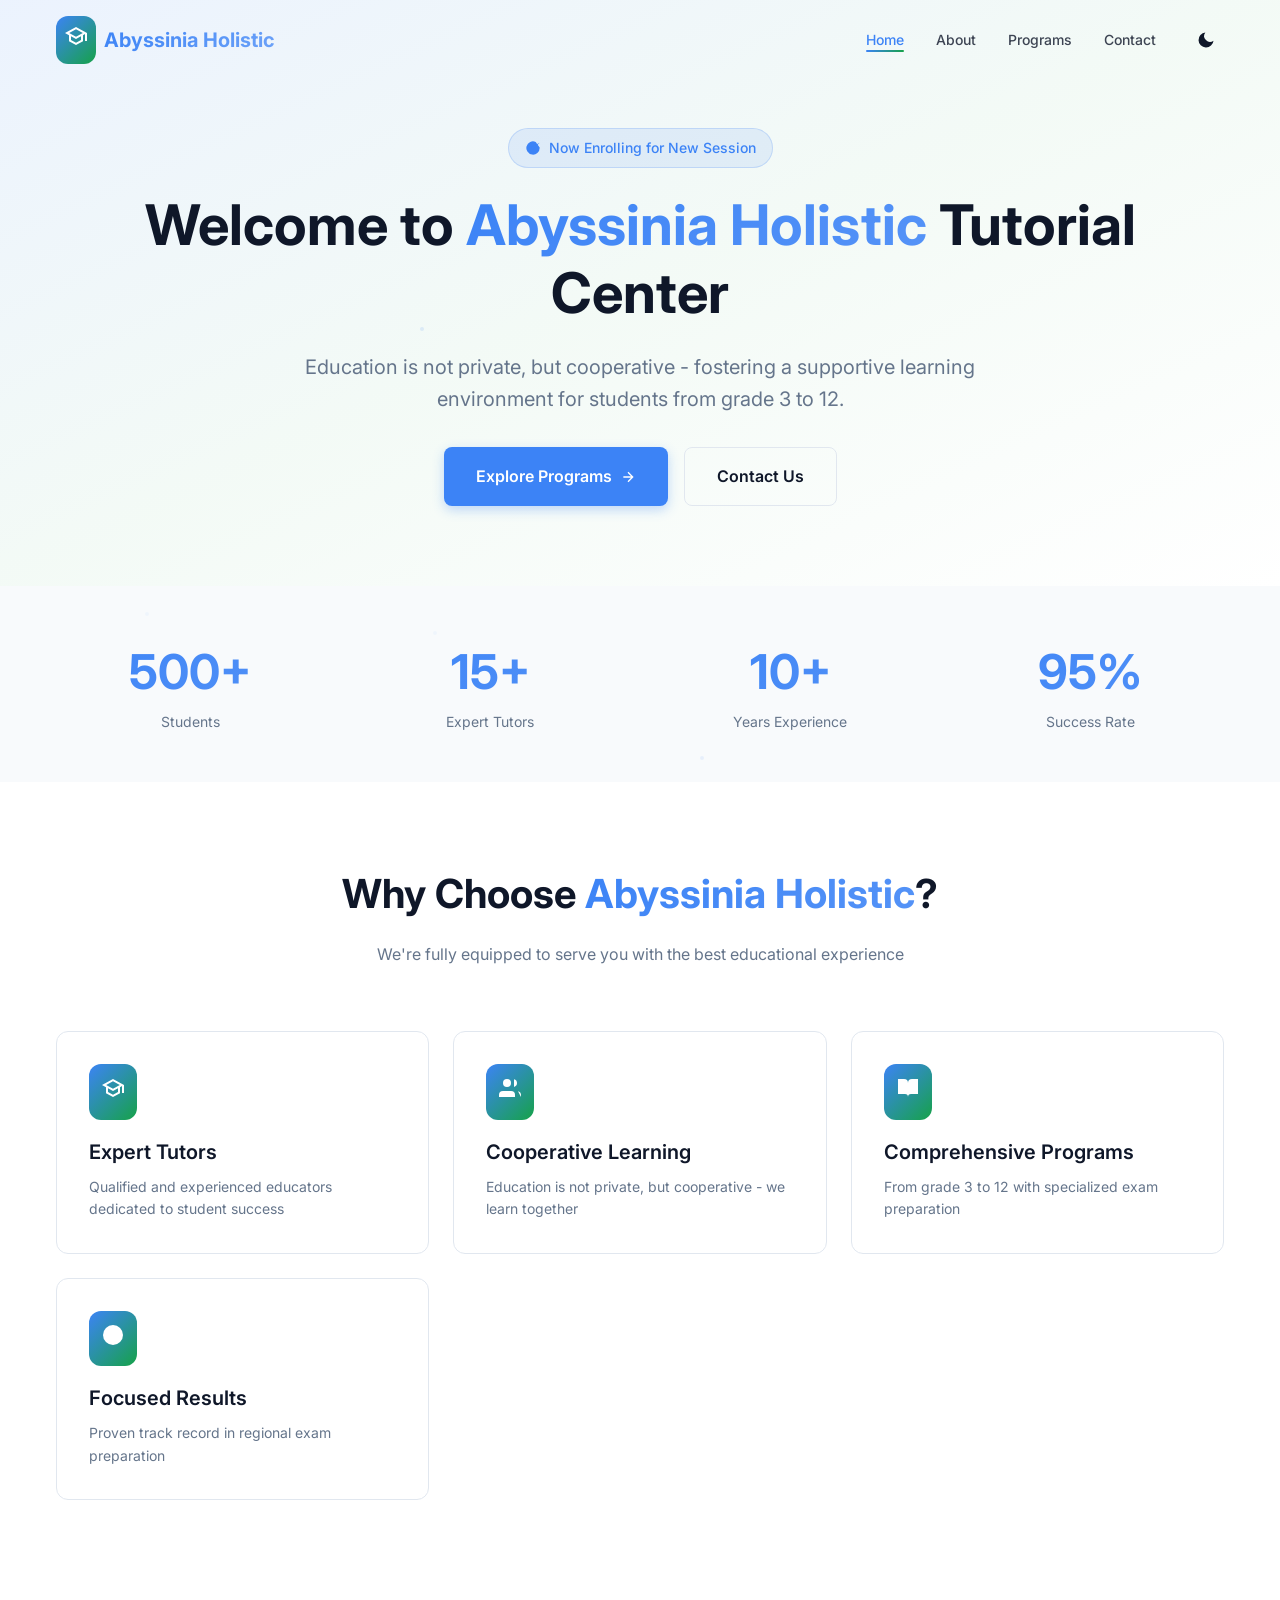
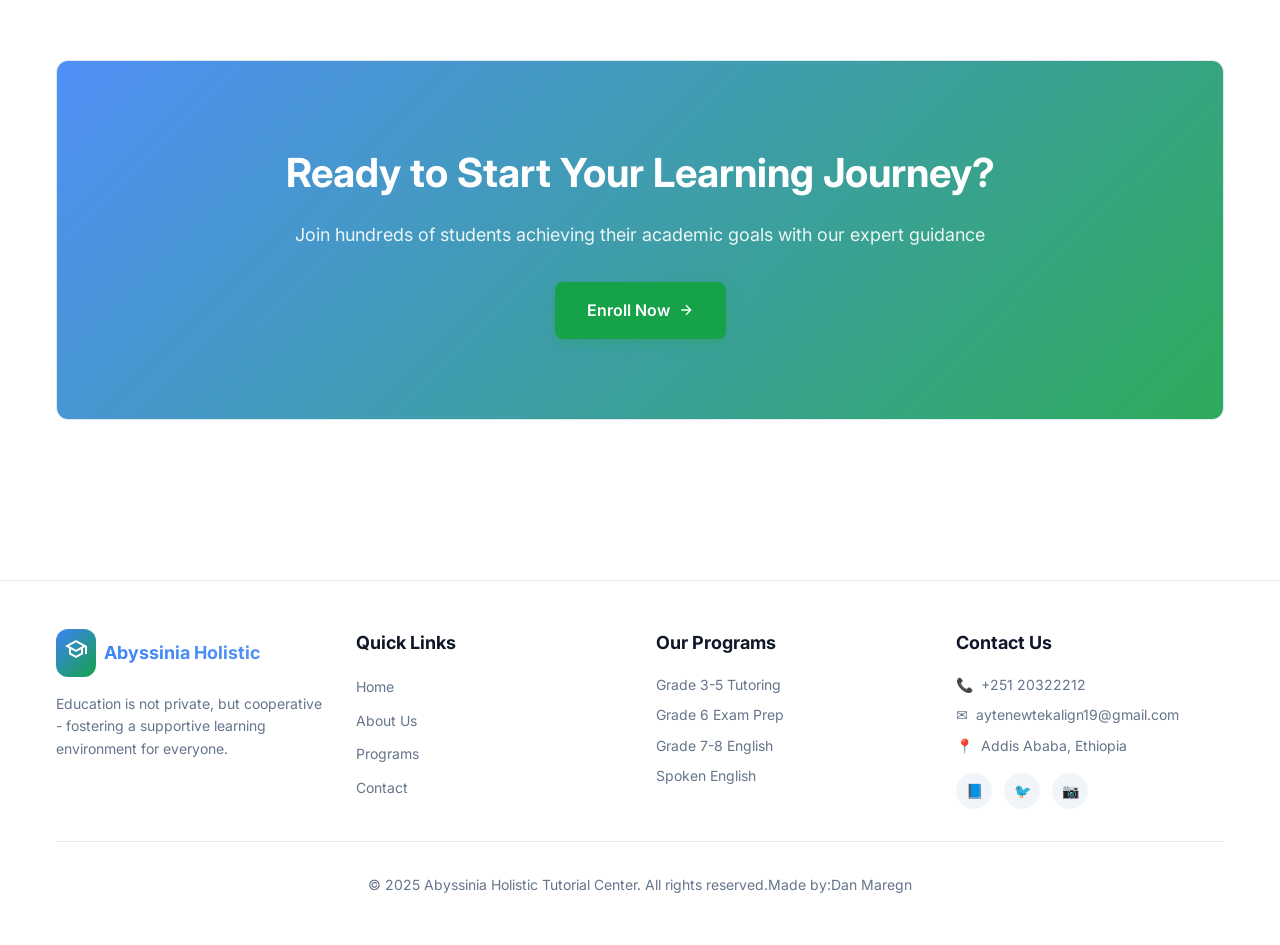
<file: index.html>
<!DOCTYPE html>
<html lang="en">
<head>
    <meta charset="UTF-8">
    <meta name="viewport" content="width=device-width, initial-scale=1.0">
    <title>Abyssinia Holistic Tutorial Center - Education for Grades 3-12</title>
    <meta name="description" content="Abyssinia Holistic Tutorial Center - Education is not private, but cooperative. Comprehensive tutoring for students from grade 3 to 12 in Addis Ababa, Ethiopia.">
    <link rel="preconnect" href="https://fonts.googleapis.com">
    <link rel="preconnect" href="https://fonts.gstatic.com" crossorigin>
    <link href="https://fonts.googleapis.com/css2?family=Inter:wght@300;400;500;600;700;800;900&display=swap" rel="stylesheet">
    <link rel="stylesheet" href="styles.css">
</head>
<body>
    <!-- Navbar -->
    <nav class="navbar">
        <div class="container">
            <div class="navbar-content">
                <a href="index.html" class="logo">
                    <div class="logo-icon">
                        <svg width="24" height="24" fill="white" viewBox="0 0 24 24">
                            <path d="M12 3L1 9l4 2.18v6L12 21l7-3.82v-6l2-1.09V17h2V9L12 3zm6.82 6L12 12.72 5.18 9 12 5.28 18.82 9zM17 15.99l-5 2.73-5-2.73v-3.72L12 15l5-2.73v3.72z"/>
                        </svg>
                    </div>
                    <span class="logo-text">Abyssinia Holistic</span>
                </a>

                <div style="display: flex; align-items: center; gap: 2rem;">
                    <ul class="nav-links">
                        <li><a href="index.html">Home</a></li>
                        <li><a href="about.html">About</a></li>
                        <li><a href="programs.html">Programs</a></li>
                        <li><a href="contact.html">Contact</a></li>
                    </ul>
                    
                    <button class="theme-toggle" onclick="toggleTheme()" aria-label="Toggle theme">
                        <svg class="sun-icon" width="20" height="20" fill="currentColor" viewBox="0 0 24 24">
                            <circle cx="12" cy="12" r="5"/><path d="M12 1v2m0 18v2M4.22 4.22l1.42 1.42m12.72 12.72l1.42 1.42M1 12h2m18 0h2M4.22 19.78l1.42-1.42M18.36 5.64l1.42-1.42"/>
                        </svg>
                        <svg class="moon-icon" width="20" height="20" fill="currentColor" viewBox="0 0 24 24">
                            <path d="M21 12.79A9 9 0 1 1 11.21 3 7 7 0 0 0 21 12.79z"/>
                        </svg>
                    </button>
                    
                    <button class="mobile-menu-btn" onclick="toggleMobileMenu()" aria-label="Toggle menu">
                        <svg width="24" height="24" fill="none" stroke="currentColor" stroke-width="2" viewBox="0 0 24 24">
                            <path d="M3 12h18M3 6h18M3 18h18"/>
                        </svg>
                    </button>
                </div>
            </div>

            <div class="mobile-menu" id="mobileMenu">
                <a href="index.html">Home</a>
                <a href="about.html">About</a>
                <a href="programs.html">Programs</a>
                <a href="contact.html">Contact</a>
            </div>
        </div>
    </nav>

    <!-- Hero Section -->
    <section style="padding-top: 8rem; padding-bottom: 5rem; position: relative;">
        <div style="position: absolute; inset: 0; background: linear-gradient(to bottom right, hsl(var(--primary) / 0.1), hsl(var(--secondary) / 0.05), hsl(var(--background))); z-index: -1;"></div>
        
        <div class="container">
            <div style="max-width: 64rem; margin: 0 auto; text-align: center;" class="animate-fade-in">
                <div style="display: inline-flex; align-items: center; gap: 0.5rem; padding: 0.5rem 1rem; border-radius: 9999px; background: hsl(var(--primary) / 0.1); border: 1px solid hsl(var(--primary) / 0.2); margin-bottom: 1.5rem;">
                    <svg width="16" height="16" fill="hsl(var(--primary))" viewBox="0 0 24 24">
                        <path d="M22 11.08V12a10 10 0 1 1-5.93-9.14"/><path d="M22 4L12 14.01l-3-3"/>
                    </svg>
                    <span style="font-size: 0.875rem; font-weight: 500; color: hsl(var(--primary));">Now Enrolling for New Session</span>
                </div>
                
                <h1 style="font-size: 3.5rem; font-weight: 700; margin-bottom: 1.5rem; line-height: 1.2;">
                    Welcome to <span class="gradient-text">Abyssinia Holistic</span> Tutorial Center
                </h1>
                
                <p style="font-size: 1.25rem; color: hsl(var(--muted-foreground)); margin-bottom: 2rem; max-width: 48rem; margin-left: auto; margin-right: auto;">
                    Education is not private, but cooperative - fostering a supportive learning environment for students from grade 3 to 12.
                </p>
                
                <div style="display: flex; gap: 1rem; justify-content: center; flex-wrap: wrap;">
                    <a href="programs.html" class="btn btn-primary btn-lg">
                        Explore Programs
                        <svg width="16" height="16" fill="none" stroke="currentColor" stroke-width="2" viewBox="0 0 24 24">
                            <path d="M5 12h14m-7-7l7 7-7 7"/>
                        </svg>
                    </a>
                    <a href="contact.html" class="btn btn-outline btn-lg">Contact Us</a>
                </div>
            </div>
        </div>
    </section>

    <!-- Stats Section -->
    <section style="padding: 3rem 0; background: hsl(var(--muted) / 0.5);">
        <div class="container">
            <div style="display: grid; grid-template-columns: repeat(auto-fit, minmax(200px, 1fr)); gap: 2rem; text-align: center;">
                <div class="animate-slide-up">
                    <div style="font-size: 3rem; font-weight: 700;" class="gradient-text">500+</div>
                    <div style="font-size: 0.875rem; color: hsl(var(--muted-foreground));">Students</div>
                </div>
                <div class="animate-slide-up" style="animation-delay: 0.1s;">
                    <div style="font-size: 3rem; font-weight: 700;" class="gradient-text">15+</div>
                    <div style="font-size: 0.875rem; color: hsl(var(--muted-foreground));">Expert Tutors</div>
                </div>
                <div class="animate-slide-up" style="animation-delay: 0.2s;">
                    <div style="font-size: 3rem; font-weight: 700;" class="gradient-text">10+</div>
                    <div style="font-size: 0.875rem; color: hsl(var(--muted-foreground));">Years Experience</div>
                </div>
                <div class="animate-slide-up" style="animation-delay: 0.3s;">
                    <div style="font-size: 3rem; font-weight: 700;" class="gradient-text">95%</div>
                    <div style="font-size: 0.875rem; color: hsl(var(--muted-foreground));">Success Rate</div>
                </div>
            </div>
        </div>
    </section>

    <!-- Features Section -->
    <section style="padding: 5rem 0;">
        <div class="container">
            <div style="text-align: center; margin-bottom: 4rem;">
                <h2 style="font-size: 2.5rem; font-weight: 700; margin-bottom: 1rem;">
                    Why Choose <span class="gradient-text">Abyssinia Holistic</span>?
                </h2>
                <p style="color: hsl(var(--muted-foreground)); max-width: 48rem; margin: 0 auto;">
                    We're fully equipped to serve you with the best educational experience
                </p>
            </div>
            
            <div style="display: grid; grid-template-columns: repeat(auto-fit, minmax(280px, 1fr)); gap: 1.5rem;">
                <div class="card animate-slide-up">
                    <div style="padding: 0.75rem; border-radius: 12px; background: linear-gradient(135deg, hsl(var(--primary)), hsl(var(--secondary))); width: fit-content; margin-bottom: 1rem;">
                        <svg width="24" height="24" fill="white" viewBox="0 0 24 24">
                            <path d="M12 3L1 9l4 2.18v6L12 21l7-3.82v-6l2-1.09V17h2V9L12 3zm6.82 6L12 12.72 5.18 9 12 5.28 18.82 9zM17 15.99l-5 2.73-5-2.73v-3.72L12 15l5-2.73v3.72z"/>
                        </svg>
                    </div>
                    <h3 style="font-size: 1.25rem; font-weight: 600; margin-bottom: 0.5rem;">Expert Tutors</h3>
                    <p style="color: hsl(var(--muted-foreground)); font-size: 0.875rem;">Qualified and experienced educators dedicated to student success</p>
                </div>

                <div class="card animate-slide-up" style="animation-delay: 0.1s;">
                    <div style="padding: 0.75rem; border-radius: 12px; background: linear-gradient(135deg, hsl(var(--primary)), hsl(var(--secondary))); width: fit-content; margin-bottom: 1rem;">
                        <svg width="24" height="24" fill="white" viewBox="0 0 24 24">
                            <path d="M17 21v-2a4 4 0 0 0-4-4H5a4 4 0 0 0-4 4v2"/><circle cx="9" cy="7" r="4"/><path d="M23 21v-2a4 4 0 0 0-3-3.87m-4-12a4 4 0 0 1 0 7.75"/>
                        </svg>
                    </div>
                    <h3 style="font-size: 1.25rem; font-weight: 600; margin-bottom: 0.5rem;">Cooperative Learning</h3>
                    <p style="color: hsl(var(--muted-foreground)); font-size: 0.875rem;">Education is not private, but cooperative - we learn together</p>
                </div>

                <div class="card animate-slide-up" style="animation-delay: 0.2s;">
                    <div style="padding: 0.75rem; border-radius: 12px; background: linear-gradient(135deg, hsl(var(--primary)), hsl(var(--secondary))); width: fit-content; margin-bottom: 1rem;">
                        <svg width="24" height="24" fill="white" viewBox="0 0 24 24">
                            <path d="M2 3h6a4 4 0 0 1 4 4v14a3 3 0 0 0-3-3H2z"/><path d="M22 3h-6a4 4 0 0 0-4 4v14a3 3 0 0 1 3-3h7z"/>
                        </svg>
                    </div>
                    <h3 style="font-size: 1.25rem; font-weight: 600; margin-bottom: 0.5rem;">Comprehensive Programs</h3>
                    <p style="color: hsl(var(--muted-foreground)); font-size: 0.875rem;">From grade 3 to 12 with specialized exam preparation</p>
                </div>

                <div class="card animate-slide-up" style="animation-delay: 0.3s;">
                    <div style="padding: 0.75rem; border-radius: 12px; background: linear-gradient(135deg, hsl(var(--primary)), hsl(var(--secondary))); width: fit-content; margin-bottom: 1rem;">
                        <svg width="24" height="24" fill="white" viewBox="0 0 24 24">
                            <circle cx="12" cy="12" r="10"/><path d="M12 6v6l4 2"/>
                        </svg>
                    </div>
                    <h3 style="font-size: 1.25rem; font-weight: 600; margin-bottom: 0.5rem;">Focused Results</h3>
                    <p style="color: hsl(var(--muted-foreground)); font-size: 0.875rem;">Proven track record in regional exam preparation</p>
                </div>
            </div>
        </div>
    </section>

    <!-- CTA Section -->
    <section style="padding: 5rem 0;">
        <div class="container">
            <div class="card" style="position: relative; overflow: hidden;">
                <div style="position: absolute; inset: 0; background: linear-gradient(135deg, hsl(var(--primary)), hsl(var(--secondary))); opacity: 0.9;"></div>
                <div style="position: relative; padding: 3rem; text-align: center; color: white;">
                    <h2 style="font-size: 2.5rem; font-weight: 700; margin-bottom: 1rem;">Ready to Start Your Learning Journey?</h2>
                    <p style="font-size: 1.125rem; margin-bottom: 2rem; opacity: 0.9; max-width: 48rem; margin-left: auto; margin-right: auto;">
                        Join hundreds of students achieving their academic goals with our expert guidance
                    </p>
                    <a href="contact.html" class="btn btn-secondary btn-lg">
                        Enroll Now
                        <svg width="16" height="16" fill="none" stroke="currentColor" stroke-width="2" viewBox="0 0 24 24">
                            <path d="M5 12h14m-7-7l7 7-7 7"/>
                        </svg>
                    </a>
                </div>
            </div>
        </div>
    </section>

    <!-- Footer -->
    <footer class="footer">
        <div class="container">
            <div class="footer-grid">
                <div>
                    <div style="display: flex; align-items: center; gap: 0.5rem; margin-bottom: 1rem;">
                        <div style="padding: 0.5rem; border-radius: 12px; background: linear-gradient(135deg, hsl(var(--primary)), hsl(var(--secondary)));">
                            <svg width="24" height="24" fill="white" viewBox="0 0 24 24">
                                <path d="M12 3L1 9l4 2.18v6L12 21l7-3.82v-6l2-1.09V17h2V9L12 3zm6.82 6L12 12.72 5.18 9 12 5.28 18.82 9zM17 15.99l-5 2.73-5-2.73v-3.72L12 15l5-2.73v3.72z"/>
                            </svg>
                        </div>
                        <span style="font-size: 1.125rem; font-weight: 700;" class="gradient-text">Abyssinia Holistic</span>
                    </div>
                    <p style="font-size: 0.875rem; color: hsl(var(--muted-foreground));">
                        Education is not private, but cooperative - fostering a supportive learning environment for everyone.
                    </p>
                </div>

                <div>
                    <h3>Quick Links</h3>
                    <ul>
                        <li><a href="index.html">Home</a></li>
                        <li><a href="about.html">About Us</a></li>
                        <li><a href="programs.html">Programs</a></li>
                        <li><a href="contact.html">Contact</a></li>
                    </ul>
                </div>

                <div>
                    <h3>Our Programs</h3>
                    <ul>
                        <li style="color: hsl(var(--muted-foreground)); font-size: 0.875rem;">Grade 3-5 Tutoring</li>
                        <li style="color: hsl(var(--muted-foreground)); font-size: 0.875rem;">Grade 6 Exam Prep</li>
                        <li style="color: hsl(var(--muted-foreground)); font-size: 0.875rem;">Grade 7-8 English</li>
                        <li style="color: hsl(var(--muted-foreground)); font-size: 0.875rem;">Spoken English</li>
                    </ul>
                </div>

                <div>
                    <h3>Contact Us</h3>
                    <ul style="margin-bottom: 1rem;">
                        <li style="display: flex; align-items: center; gap: 0.5rem; color: hsl(var(--muted-foreground)); font-size: 0.875rem;">
                            <span>📞</span> +251 20322212
                        </li>
                        <li style="display: flex; align-items: center; gap: 0.5rem; color: hsl(var(--muted-foreground)); font-size: 0.875rem;">
                            <span>✉️</span> aytenewtekalign19@gmail.com
                        </li>
                        <li style="display: flex; align-items: center; gap: 0.5rem; color: hsl(var(--muted-foreground)); font-size: 0.875rem;">
                            <span>📍</span> Addis Ababa, Ethiopia
                        </li>
                    </ul>
                    <div class="social-links">
                        <a href="#" aria-label="Facebook">📘</a>
                        <a href="#" aria-label="Twitter">🐦</a>
                        <a href="#" aria-label="Instagram">📷</a>
                    </div>
                </div>
            </div>

            <div class="footer-bottom">
                <p>&copy; 2025 Abyssinia Holistic Tutorial Center. All rights reserved.Made by:Dan Maregn</p>
            </div>
        </div>
    </footer>

    <script src="script.js"></script>
</body>
</html>
</file>
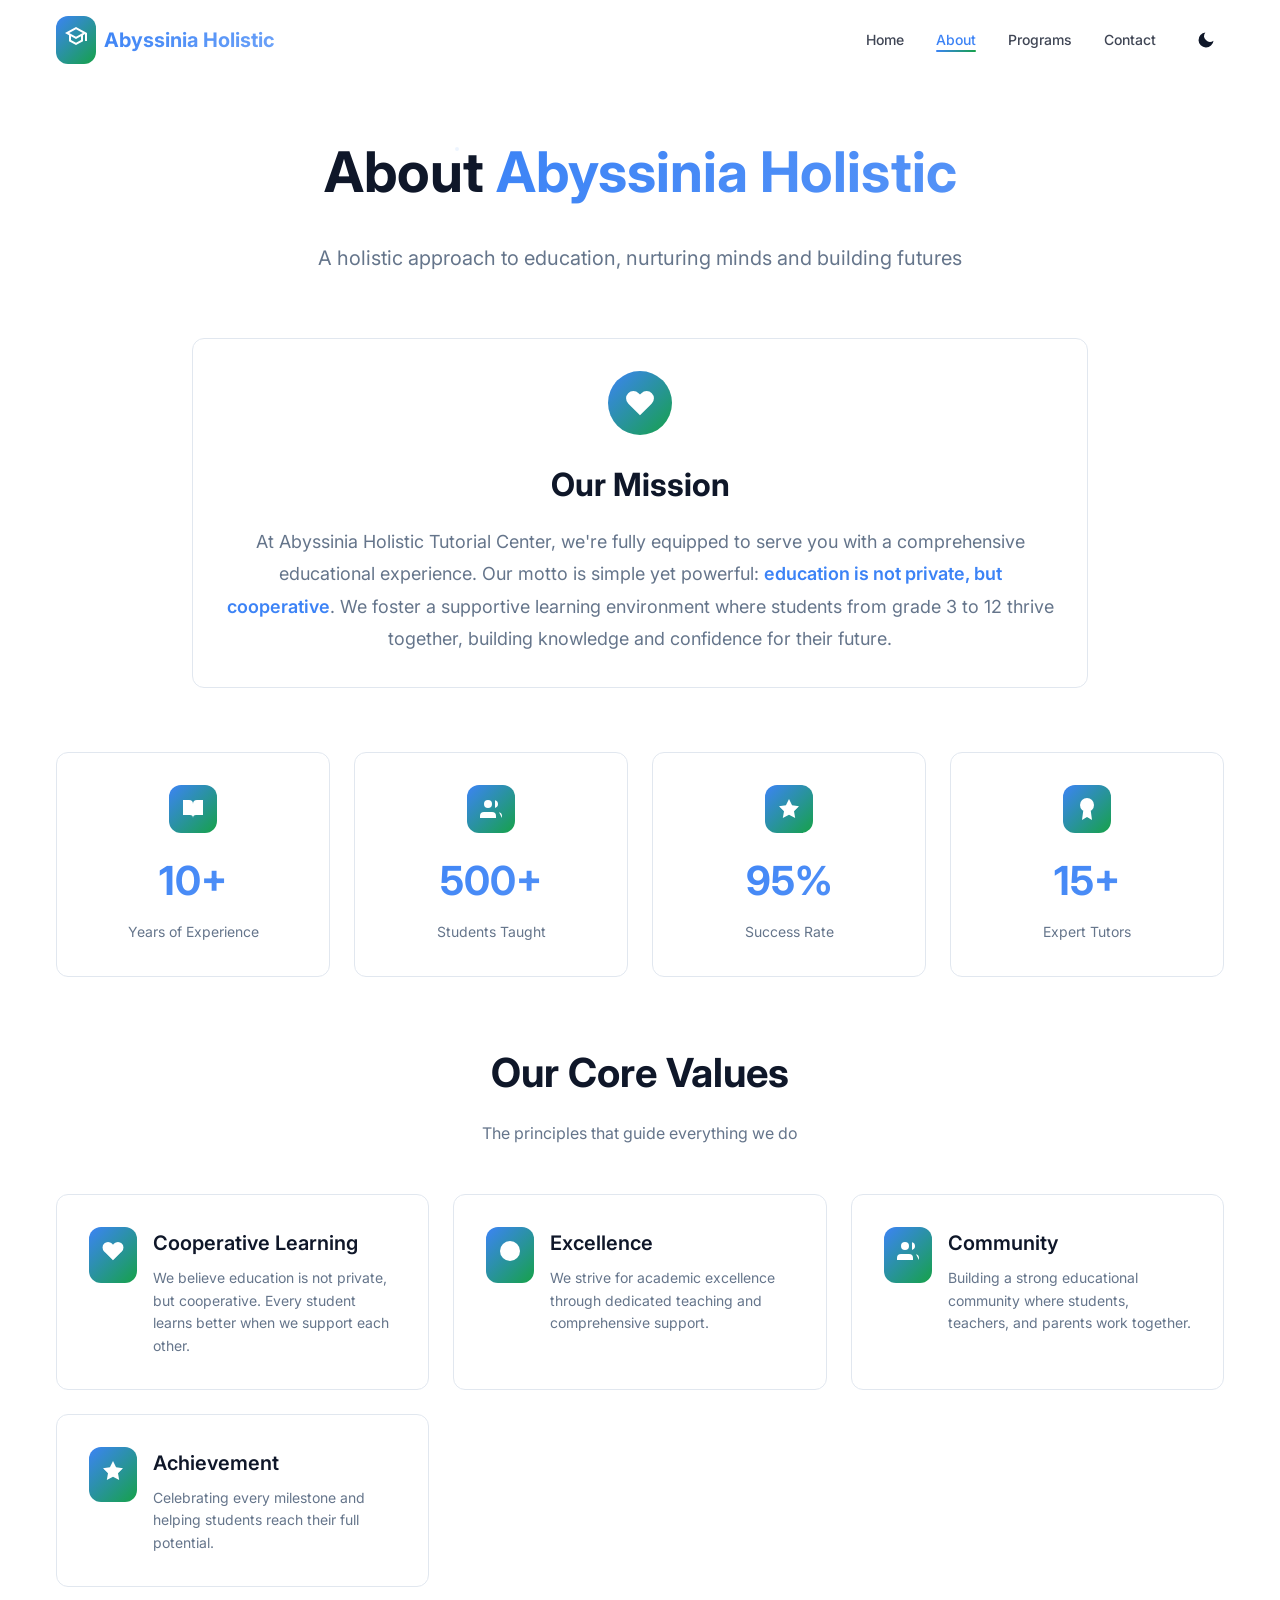
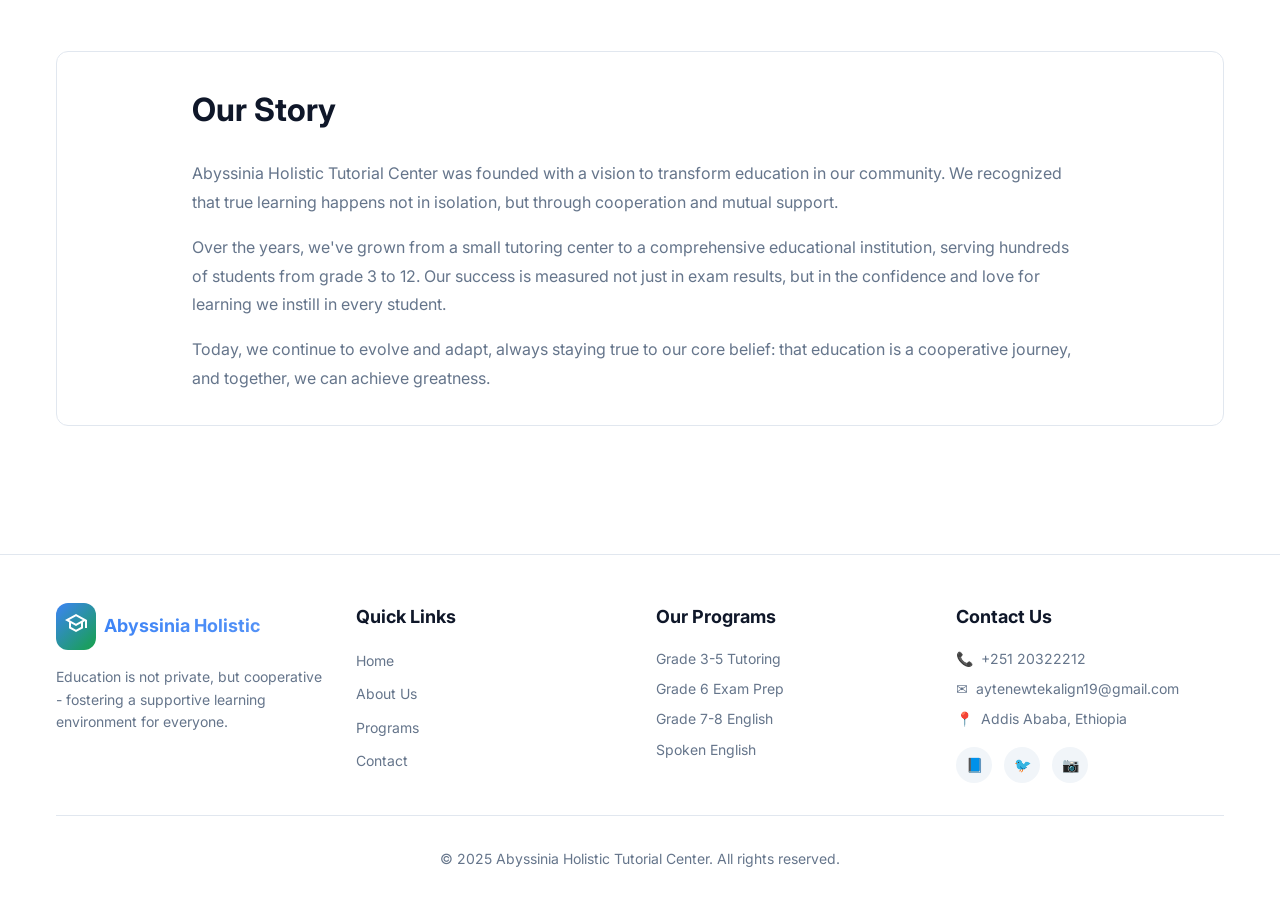
<file: about.html>
<!DOCTYPE html>
<html lang="en">
<head>
    <meta charset="UTF-8">
    <meta name="viewport" content="width=device-width, initial-scale=1.0">
    <title>About Us - Abyssinia Holistic Tutorial Center</title>
    <meta name="description" content="Learn about Abyssinia Holistic Tutorial Center's mission, values, and commitment to cooperative education.">
    <link rel="preconnect" href="https://fonts.googleapis.com">
    <link rel="preconnect" href="https://fonts.gstatic.com" crossorigin>
    <link href="https://fonts.googleapis.com/css2?family=Inter:wght@300;400;500;600;700;800;900&display=swap" rel="stylesheet">
    <link rel="stylesheet" href="styles.css">
</head>
<body>
    <!-- Navbar -->
    <nav class="navbar">
        <div class="container">
            <div class="navbar-content">
                <a href="index.html" class="logo">
                    <div class="logo-icon">
                        <svg width="24" height="24" fill="white" viewBox="0 0 24 24">
                            <path d="M12 3L1 9l4 2.18v6L12 21l7-3.82v-6l2-1.09V17h2V9L12 3zm6.82 6L12 12.72 5.18 9 12 5.28 18.82 9zM17 15.99l-5 2.73-5-2.73v-3.72L12 15l5-2.73v3.72z"/>
                        </svg>
                    </div>
                    <span class="logo-text">Abyssinia Holistic</span>
                </a>

                <div style="display: flex; align-items: center; gap: 2rem;">
                    <ul class="nav-links">
                        <li><a href="index.html">Home</a></li>
                        <li><a href="about.html">About</a></li>
                        <li><a href="programs.html">Programs</a></li>
                        <li><a href="contact.html">Contact</a></li>
                    </ul>
                    
                    <button class="theme-toggle" onclick="toggleTheme()" aria-label="Toggle theme">
                        <svg class="sun-icon" width="20" height="20" fill="currentColor" viewBox="0 0 24 24">
                            <circle cx="12" cy="12" r="5"/><path d="M12 1v2m0 18v2M4.22 4.22l1.42 1.42m12.72 12.72l1.42 1.42M1 12h2m18 0h2M4.22 19.78l1.42-1.42M18.36 5.64l1.42-1.42"/>
                        </svg>
                        <svg class="moon-icon" width="20" height="20" fill="currentColor" viewBox="0 0 24 24">
                            <path d="M21 12.79A9 9 0 1 1 11.21 3 7 7 0 0 0 21 12.79z"/>
                        </svg>
                    </button>
                    
                    <button class="mobile-menu-btn" onclick="toggleMobileMenu()" aria-label="Toggle menu">
                        <svg width="24" height="24" fill="none" stroke="currentColor" stroke-width="2" viewBox="0 0 24 24">
                            <path d="M3 12h18M3 6h18M3 18h18"/>
                        </svg>
                    </button>
                </div>
            </div>

            <div class="mobile-menu" id="mobileMenu">
                <a href="index.html">Home</a>
                <a href="about.html">About</a>
                <a href="programs.html">Programs</a>
                <a href="contact.html">Contact</a>
            </div>
        </div>
    </nav>

    <!-- Hero Section -->
    <section style="padding-top: 8rem; padding-bottom: 3rem;">
        <div class="container">
            <div style="max-width: 64rem; margin: 0 auto; text-align: center; margin-bottom: 4rem;" class="animate-fade-in">
                <h1 style="font-size: 3.5rem; font-weight: 700; margin-bottom: 1.5rem;">
                    About <span class="gradient-text">Abyssinia Holistic</span>
                </h1>
                <p style="font-size: 1.25rem; color: hsl(var(--muted-foreground));">
                    A holistic approach to education, nurturing minds and building futures
                </p>
            </div>

            <!-- Mission Statement -->
            <div class="card animate-slide-up" style="max-width: 56rem; margin: 0 auto 4rem;">
                <div style="text-align: center;">
                    <div style="display: inline-flex; padding: 1rem; border-radius: 50%; background: linear-gradient(135deg, hsl(var(--primary)), hsl(var(--secondary))); margin-bottom: 1.5rem;">
                        <svg width="32" height="32" fill="white" viewBox="0 0 24 24">
                            <path d="M20.84 4.61a5.5 5.5 0 0 0-7.78 0L12 5.67l-1.06-1.06a5.5 5.5 0 0 0-7.78 7.78l1.06 1.06L12 21.23l7.78-7.78 1.06-1.06a5.5 5.5 0 0 0 0-7.78z"/>
                        </svg>
                    </div>
                    <h2 style="font-size: 2rem; font-weight: 700; margin-bottom: 1rem;">Our Mission</h2>
                    <p style="font-size: 1.125rem; color: hsl(var(--muted-foreground)); line-height: 1.8;">
                        At Abyssinia Holistic Tutorial Center, we're fully equipped to serve you with a comprehensive educational experience. Our motto is simple yet powerful: <span style="color: hsl(var(--primary)); font-weight: 600;">education is not private, but cooperative</span>. We foster a supportive learning environment where students from grade 3 to 12 thrive together, building knowledge and confidence for their future.
                    </p>
                </div>
            </div>

            <!-- Highlights -->
            <div style="display: grid; grid-template-columns: repeat(auto-fit, minmax(250px, 1fr)); gap: 1.5rem; margin-bottom: 4rem;">
                <div class="card animate-slide-up" style="text-align: center;">
                    <div style="display: inline-flex; padding: 0.75rem; border-radius: 12px; background: linear-gradient(135deg, hsl(var(--primary)), hsl(var(--secondary))); margin-bottom: 1rem;">
                        <svg width="24" height="24" fill="white" viewBox="0 0 24 24">
                            <path d="M2 3h6a4 4 0 0 1 4 4v14a3 3 0 0 0-3-3H2z"/><path d="M22 3h-6a4 4 0 0 0-4 4v14a3 3 0 0 1 3-3h7z"/>
                        </svg>
                    </div>
                    <div style="font-size: 2.5rem; font-weight: 700; margin-bottom: 0.5rem;" class="gradient-text">10+</div>
                    <div style="font-size: 0.875rem; color: hsl(var(--muted-foreground));">Years of Experience</div>
                </div>

                <div class="card animate-slide-up" style="text-align: center; animation-delay: 0.1s;">
                    <div style="display: inline-flex; padding: 0.75rem; border-radius: 12px; background: linear-gradient(135deg, hsl(var(--primary)), hsl(var(--secondary))); margin-bottom: 1rem;">
                        <svg width="24" height="24" fill="white" viewBox="0 0 24 24">
                            <path d="M17 21v-2a4 4 0 0 0-4-4H5a4 4 0 0 0-4 4v2"/><circle cx="9" cy="7" r="4"/><path d="M23 21v-2a4 4 0 0 0-3-3.87m-4-12a4 4 0 0 1 0 7.75"/>
                        </svg>
                    </div>
                    <div style="font-size: 2.5rem; font-weight: 700; margin-bottom: 0.5rem;" class="gradient-text">500+</div>
                    <div style="font-size: 0.875rem; color: hsl(var(--muted-foreground));">Students Taught</div>
                </div>

                <div class="card animate-slide-up" style="text-align: center; animation-delay: 0.2s;">
                    <div style="display: inline-flex; padding: 0.75rem; border-radius: 12px; background: linear-gradient(135deg, hsl(var(--primary)), hsl(var(--secondary))); margin-bottom: 1rem;">
                        <svg width="24" height="24" fill="white" viewBox="0 0 24 24">
                            <path d="M12 2l3.09 6.26L22 9.27l-5 4.87 1.18 6.88L12 17.77l-6.18 3.25L7 14.14 2 9.27l6.91-1.01L12 2z"/>
                        </svg>
                    </div>
                    <div style="font-size: 2.5rem; font-weight: 700; margin-bottom: 0.5rem;" class="gradient-text">95%</div>
                    <div style="font-size: 0.875rem; color: hsl(var(--muted-foreground));">Success Rate</div>
                </div>

                <div class="card animate-slide-up" style="text-align: center; animation-delay: 0.3s;">
                    <div style="display: inline-flex; padding: 0.75rem; border-radius: 12px; background: linear-gradient(135deg, hsl(var(--primary)), hsl(var(--secondary))); margin-bottom: 1rem;">
                        <svg width="24" height="24" fill="white" viewBox="0 0 24 24">
                            <circle cx="12" cy="8" r="7"/><path d="M8.21 13.89L7 23l5-3 5 3-1.21-9.12"/>
                        </svg>
                    </div>
                    <div style="font-size: 2.5rem; font-weight: 700; margin-bottom: 0.5rem;" class="gradient-text">15+</div>
                    <div style="font-size: 0.875rem; color: hsl(var(--muted-foreground));">Expert Tutors</div>
                </div>
            </div>

            <!-- Our Values -->
            <div style="margin-bottom: 4rem;">
                <div style="text-align: center; margin-bottom: 3rem;">
                    <h2 style="font-size: 2.5rem; font-weight: 700; margin-bottom: 1rem;">Our Core Values</h2>
                    <p style="color: hsl(var(--muted-foreground)); max-width: 48rem; margin: 0 auto;">
                        The principles that guide everything we do
                    </p>
                </div>
                
                <div style="display: grid; grid-template-columns: repeat(auto-fit, minmax(300px, 1fr)); gap: 1.5rem;">
                    <div class="card animate-slide-up">
                        <div style="display: flex; align-items: flex-start; gap: 1rem;">
                            <div style="padding: 0.75rem; border-radius: 12px; background: linear-gradient(135deg, hsl(var(--primary)), hsl(var(--secondary))); flex-shrink: 0;">
                                <svg width="24" height="24" fill="white" viewBox="0 0 24 24">
                                    <path d="M20.84 4.61a5.5 5.5 0 0 0-7.78 0L12 5.67l-1.06-1.06a5.5 5.5 0 0 0-7.78 7.78l1.06 1.06L12 21.23l7.78-7.78 1.06-1.06a5.5 5.5 0 0 0 0-7.78z"/>
                                </svg>
                            </div>
                            <div>
                                <h3 style="font-size: 1.25rem; font-weight: 600; margin-bottom: 0.5rem;">Cooperative Learning</h3>
                                <p style="color: hsl(var(--muted-foreground)); font-size: 0.875rem;">We believe education is not private, but cooperative. Every student learns better when we support each other.</p>
                            </div>
                        </div>
                    </div>

                    <div class="card animate-slide-up" style="animation-delay: 0.1s;">
                        <div style="display: flex; align-items: flex-start; gap: 1rem;">
                            <div style="padding: 0.75rem; border-radius: 12px; background: linear-gradient(135deg, hsl(var(--primary)), hsl(var(--secondary))); flex-shrink: 0;">
                                <svg width="24" height="24" fill="white" viewBox="0 0 24 24">
                                    <circle cx="12" cy="12" r="10"/><path d="M12 6v6l4 2"/>
                                </svg>
                            </div>
                            <div>
                                <h3 style="font-size: 1.25rem; font-weight: 600; margin-bottom: 0.5rem;">Excellence</h3>
                                <p style="color: hsl(var(--muted-foreground)); font-size: 0.875rem;">We strive for academic excellence through dedicated teaching and comprehensive support.</p>
                            </div>
                        </div>
                    </div>

                    <div class="card animate-slide-up" style="animation-delay: 0.2s;">
                        <div style="display: flex; align-items: flex-start; gap: 1rem;">
                            <div style="padding: 0.75rem; border-radius: 12px; background: linear-gradient(135deg, hsl(var(--primary)), hsl(var(--secondary))); flex-shrink: 0;">
                                <svg width="24" height="24" fill="white" viewBox="0 0 24 24">
                                    <path d="M17 21v-2a4 4 0 0 0-4-4H5a4 4 0 0 0-4 4v2"/><circle cx="9" cy="7" r="4"/><path d="M23 21v-2a4 4 0 0 0-3-3.87m-4-12a4 4 0 0 1 0 7.75"/>
                                </svg>
                            </div>
                            <div>
                                <h3 style="font-size: 1.25rem; font-weight: 600; margin-bottom: 0.5rem;">Community</h3>
                                <p style="color: hsl(var(--muted-foreground)); font-size: 0.875rem;">Building a strong educational community where students, teachers, and parents work together.</p>
                            </div>
                        </div>
                    </div>

                    <div class="card animate-slide-up" style="animation-delay: 0.3s;">
                        <div style="display: flex; align-items: flex-start; gap: 1rem;">
                            <div style="padding: 0.75rem; border-radius: 12px; background: linear-gradient(135deg, hsl(var(--primary)), hsl(var(--secondary))); flex-shrink: 0;">
                                <svg width="24" height="24" fill="white" viewBox="0 0 24 24">
                                    <path d="M12 2l3.09 6.26L22 9.27l-5 4.87 1.18 6.88L12 17.77l-6.18 3.25L7 14.14 2 9.27l6.91-1.01L12 2z"/>
                                </svg>
                            </div>
                            <div>
                                <h3 style="font-size: 1.25rem; font-weight: 600; margin-bottom: 0.5rem;">Achievement</h3>
                                <p style="color: hsl(var(--muted-foreground)); font-size: 0.875rem;">Celebrating every milestone and helping students reach their full potential.</p>
                            </div>
                        </div>
                    </div>
                </div>
            </div>

            <!-- Our Story -->
            <div class="card animate-slide-up">
                <div style="max-width: 56rem; margin: 0 auto;">
                    <h2 style="font-size: 2rem; font-weight: 700; margin-bottom: 1.5rem;">Our Story</h2>
                    <div style="color: hsl(var(--muted-foreground)); line-height: 1.8; space-y: 1rem;">
                        <p style="margin-bottom: 1rem;">
                            Abyssinia Holistic Tutorial Center was founded with a vision to transform education in our community. We recognized that true learning happens not in isolation, but through cooperation and mutual support.
                        </p>
                        <p style="margin-bottom: 1rem;">
                            Over the years, we've grown from a small tutoring center to a comprehensive educational institution, serving hundreds of students from grade 3 to 12. Our success is measured not just in exam results, but in the confidence and love for learning we instill in every student.
                        </p>
                        <p>
                            Today, we continue to evolve and adapt, always staying true to our core belief: that education is a cooperative journey, and together, we can achieve greatness.
                        </p>
                    </div>
                </div>
            </div>
        </div>
    </section>

    <!-- Footer -->
    <footer class="footer">
        <div class="container">
            <div class="footer-grid">
                <div>
                    <div style="display: flex; align-items: center; gap: 0.5rem; margin-bottom: 1rem;">
                        <div style="padding: 0.5rem; border-radius: 12px; background: linear-gradient(135deg, hsl(var(--primary)), hsl(var(--secondary)));">
                            <svg width="24" height="24" fill="white" viewBox="0 0 24 24">
                                <path d="M12 3L1 9l4 2.18v6L12 21l7-3.82v-6l2-1.09V17h2V9L12 3zm6.82 6L12 12.72 5.18 9 12 5.28 18.82 9zM17 15.99l-5 2.73-5-2.73v-3.72L12 15l5-2.73v3.72z"/>
                            </svg>
                        </div>
                        <span style="font-size: 1.125rem; font-weight: 700;" class="gradient-text">Abyssinia Holistic</span>
                    </div>
                    <p style="font-size: 0.875rem; color: hsl(var(--muted-foreground));">
                        Education is not private, but cooperative - fostering a supportive learning environment for everyone.
                    </p>
                </div>

                <div>
                    <h3>Quick Links</h3>
                    <ul>
                        <li><a href="index.html">Home</a></li>
                        <li><a href="about.html">About Us</a></li>
                        <li><a href="programs.html">Programs</a></li>
                        <li><a href="contact.html">Contact</a></li>
                    </ul>
                </div>

                <div>
                    <h3>Our Programs</h3>
                    <ul>
                        <li style="color: hsl(var(--muted-foreground)); font-size: 0.875rem;">Grade 3-5 Tutoring</li>
                        <li style="color: hsl(var(--muted-foreground)); font-size: 0.875rem;">Grade 6 Exam Prep</li>
                        <li style="color: hsl(var(--muted-foreground)); font-size: 0.875rem;">Grade 7-8 English</li>
                        <li style="color: hsl(var(--muted-foreground)); font-size: 0.875rem;">Spoken English</li>
                    </ul>
                </div>

                <div>
                    <h3>Contact Us</h3>
                    <ul style="margin-bottom: 1rem;">
                        <li style="display: flex; align-items: center; gap: 0.5rem; color: hsl(var(--muted-foreground)); font-size: 0.875rem;">
                            <span>📞</span> +251 20322212
                        </li>
                        <li style="display: flex; align-items: center; gap: 0.5rem; color: hsl(var(--muted-foreground)); font-size: 0.875rem;">
                            <span>✉️</span> aytenewtekalign19@gmail.com
                        </li>
                        <li style="display: flex; align-items: center; gap: 0.5rem; color: hsl(var(--muted-foreground)); font-size: 0.875rem;">
                            <span>📍</span> Addis Ababa, Ethiopia
                        </li>
                    </ul>
                    <div class="social-links">
                        <a href="#" aria-label="Facebook">📘</a>
                        <a href="#" aria-label="Twitter">🐦</a>
                        <a href="#" aria-label="Instagram">📷</a>
                    </div>
                </div>
            </div>

            <div class="footer-bottom">
                <p>&copy; 2025 Abyssinia Holistic Tutorial Center. All rights reserved.</p>
            </div>
        </div>
    </footer>

    <script src="script.js"></script>
</body>
</html>
</file>
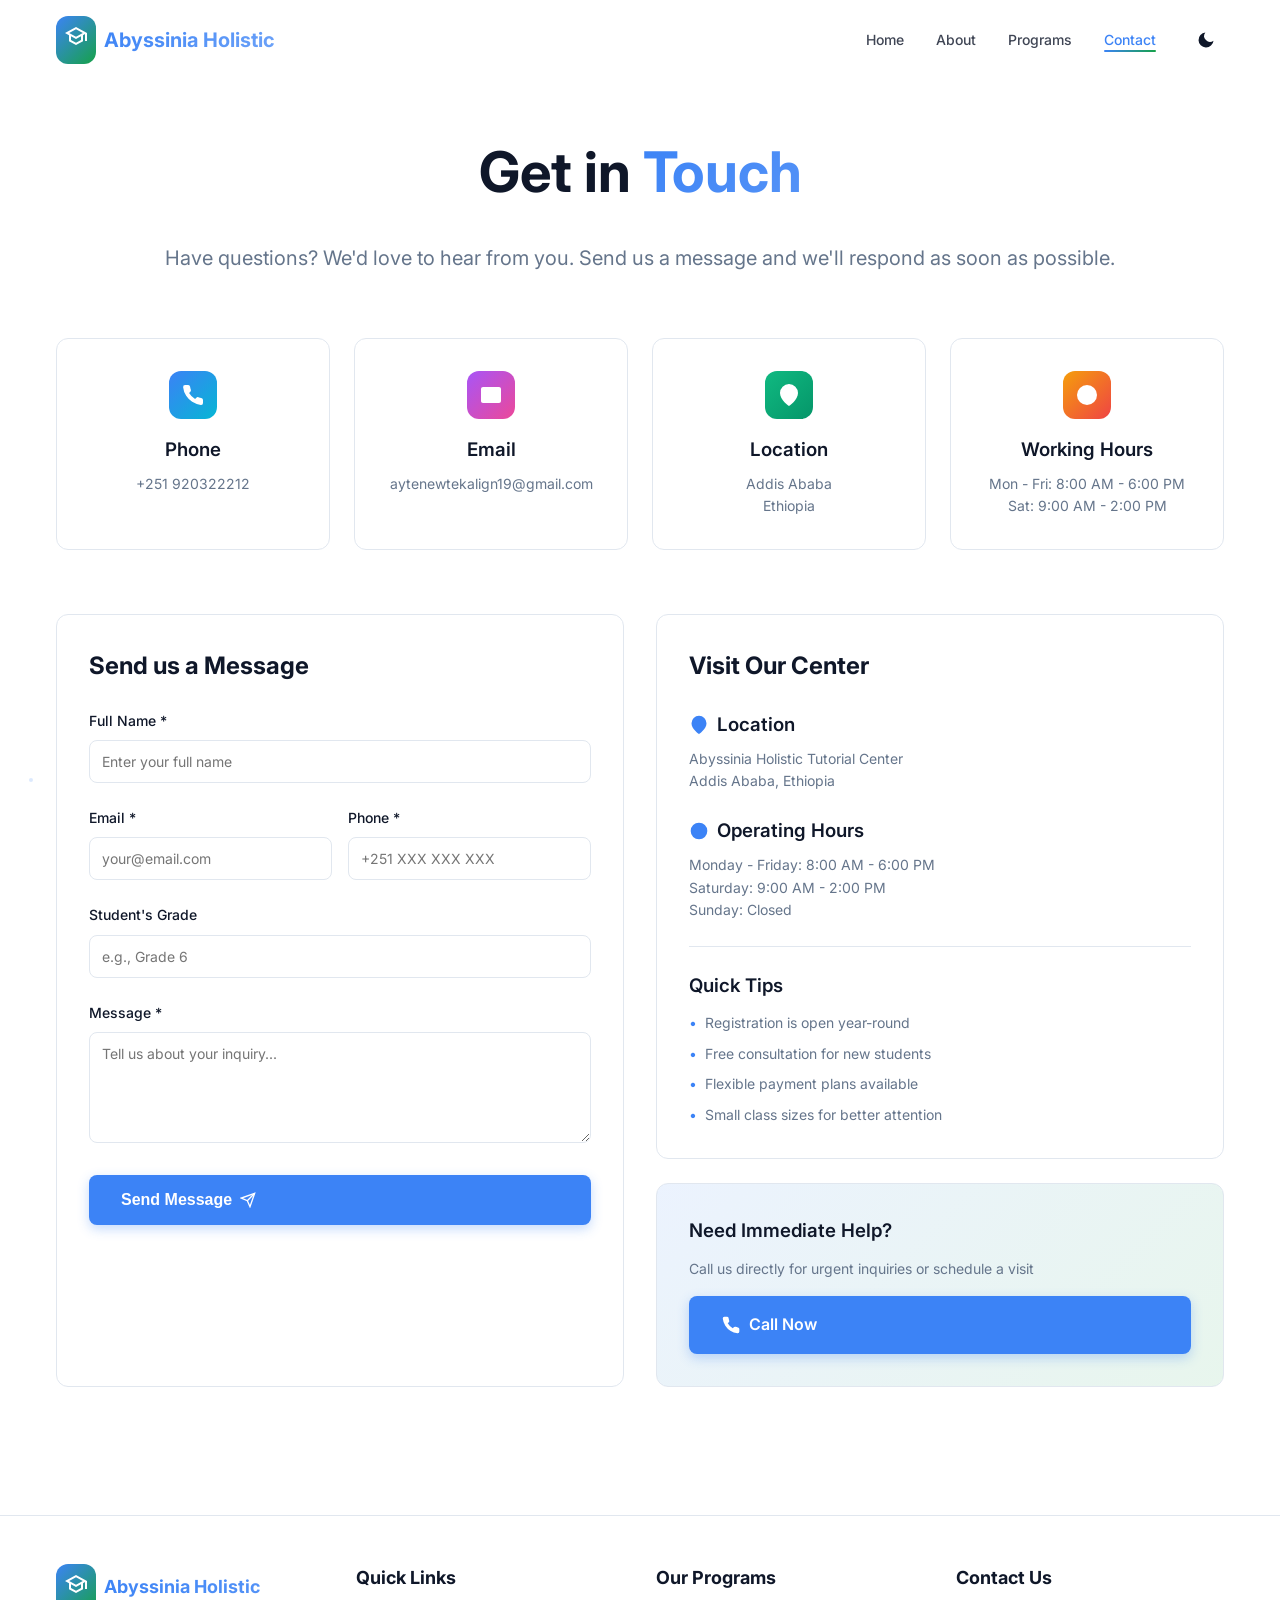
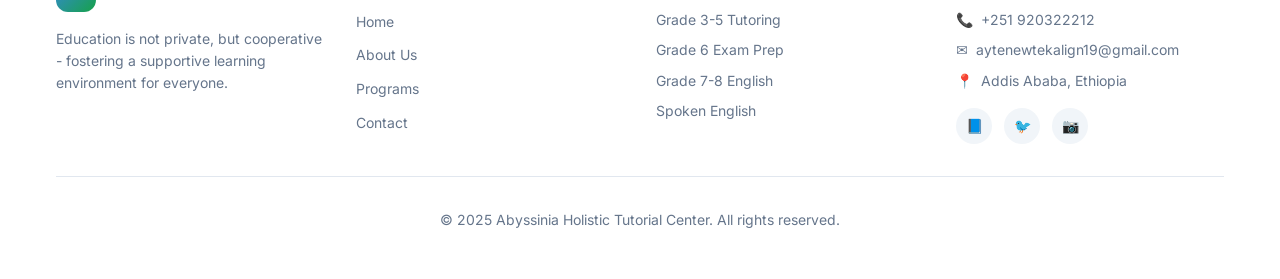
<file: contact.html>
<!DOCTYPE html>
<html lang="en">
<head>
    <meta charset="UTF-8">
    <meta name="viewport" content="width=device-width, initial-scale=1.0">
    <title>Contact Us - Abyssinia Holistic Tutorial Center</title>
    <meta name="description" content="Get in touch with Abyssinia Holistic Tutorial Center. Contact us for enrollment, inquiries, or free consultation.">
    <link rel="preconnect" href="https://fonts.googleapis.com">
    <link rel="preconnect" href="https://fonts.gstatic.com" crossorigin>
    <link href="https://fonts.googleapis.com/css2?family=Inter:wght@300;400;500;600;700;800;900&display=swap" rel="stylesheet">
    <link rel="stylesheet" href="styles.css">
</head>
<body>
    <!-- Navbar -->
    <nav class="navbar">
        <div class="container">
            <div class="navbar-content">
                <a href="index.html" class="logo">
                    <div class="logo-icon">
                        <svg width="24" height="24" fill="white" viewBox="0 0 24 24">
                            <path d="M12 3L1 9l4 2.18v6L12 21l7-3.82v-6l2-1.09V17h2V9L12 3zm6.82 6L12 12.72 5.18 9 12 5.28 18.82 9zM17 15.99l-5 2.73-5-2.73v-3.72L12 15l5-2.73v3.72z"/>
                        </svg>
                    </div>
                    <span class="logo-text">Abyssinia Holistic</span>
                </a>

                <div style="display: flex; align-items: center; gap: 2rem;">
                    <ul class="nav-links">
                        <li><a href="index.html">Home</a></li>
                        <li><a href="about.html">About</a></li>
                        <li><a href="programs.html">Programs</a></li>
                        <li><a href="contact.html">Contact</a></li>
                    </ul>
                    
                    <button class="theme-toggle" onclick="toggleTheme()" aria-label="Toggle theme">
                        <svg class="sun-icon" width="20" height="20" fill="currentColor" viewBox="0 0 24 24">
                            <circle cx="12" cy="12" r="5"/><path d="M12 1v2m0 18v2M4.22 4.22l1.42 1.42m12.72 12.72l1.42 1.42M1 12h2m18 0h2M4.22 19.78l1.42-1.42M18.36 5.64l1.42-1.42"/>
                        </svg>
                        <svg class="moon-icon" width="20" height="20" fill="currentColor" viewBox="0 0 24 24">
                            <path d="M21 12.79A9 9 0 1 1 11.21 3 7 7 0 0 0 21 12.79z"/>
                        </svg>
                    </button>
                    
                    <button class="mobile-menu-btn" onclick="toggleMobileMenu()" aria-label="Toggle menu">
                        <svg width="24" height="24" fill="none" stroke="currentColor" stroke-width="2" viewBox="0 0 24 24">
                            <path d="M3 12h18M3 6h18M3 18h18"/>
                        </svg>
                    </button>
                </div>
            </div>

            <div class="mobile-menu" id="mobileMenu">
                <a href="index.html">Home</a>
                <a href="about.html">About</a>
                <a href="programs.html">Programs</a>
                <a href="contact.html">Contact</a>
            </div>
        </div>
    </nav>

    <!-- Hero Section -->
    <section style="padding-top: 8rem; padding-bottom: 3rem;">
        <div class="container">
            <div style="max-width: 64rem; margin: 0 auto; text-align: center; margin-bottom: 4rem;" class="animate-fade-in">
                <h1 style="font-size: 3.5rem; font-weight: 700; margin-bottom: 1.5rem;">
                    Get in <span class="gradient-text">Touch</span>
                </h1>
                <p style="font-size: 1.25rem; color: hsl(var(--muted-foreground));">
                    Have questions? We'd love to hear from you. Send us a message and we'll respond as soon as possible.
                </p>
            </div>

            <!-- Contact Info Cards -->
            <div style="display: grid; grid-template-columns: repeat(auto-fit, minmax(250px, 1fr)); gap: 1.5rem; margin-bottom: 4rem;">
                <div class="card animate-slide-up" style="text-align: center;">
                    <div style="display: inline-flex; padding: 0.75rem; border-radius: 12px; background: linear-gradient(135deg, #3b82f6, #06b6d4); margin-bottom: 1rem;">
                        <svg width="24" height="24" fill="white" viewBox="0 0 24 24">
                            <path d="M22 16.92v3a2 2 0 0 1-2.18 2 19.79 19.79 0 0 1-8.63-3.07 19.5 19.5 0 0 1-6-6 19.79 19.79 0 0 1-3.07-8.67A2 2 0 0 1 4.11 2h3a2 2 0 0 1 2 1.72 12.84 12.84 0 0 0 .7 2.81 2 2 0 0 1-.45 2.11L8.09 9.91a16 16 0 0 0 6 6l1.27-1.27a2 2 0 0 1 2.11-.45 12.84 12.84 0 0 0 2.81.7A2 2 0 0 1 22 16.92z"/>
                        </svg>
                    </div>
                    <h3 style="font-weight: 600; margin-bottom: 0.5rem;">Phone</h3>
                    <p style="color: hsl(var(--muted-foreground)); font-size: 0.875rem;">+251 920322212</p>
                   
                </div>

                <div class="card animate-slide-up" style="text-align: center; animation-delay: 0.1s;">
                    <div style="display: inline-flex; padding: 0.75rem; border-radius: 12px; background: linear-gradient(135deg, #a855f7, #ec4899); margin-bottom: 1rem;">
                        <svg width="24" height="24" fill="white" viewBox="0 0 24 24">
                            <path d="M4 4h16c1.1 0 2 .9 2 2v12c0 1.1-.9 2-2 2H4c-1.1 0-2-.9-2-2V6c0-1.1.9-2 2-2z"/><path d="M22 6l-10 7L2 6"/>
                        </svg>
                    </div>
                    <h3 style="font-weight: 600; margin-bottom: 0.5rem;">Email</h3>
                    <p style="color: hsl(var(--muted-foreground)); font-size: 0.875rem;">aytenewtekalign19@gmail.com</p>
              
                </div>

                <div class="card animate-slide-up" style="text-align: center; animation-delay: 0.2s;">
                    <div style="display: inline-flex; padding: 0.75rem; border-radius: 12px; background: linear-gradient(135deg, #10b981, #059669); margin-bottom: 1rem;">
                        <svg width="24" height="24" fill="white" viewBox="0 0 24 24">
                            <path d="M21 10c0 7-9 13-9 13s-9-6-9-13a9 9 0 0 1 18 0z"/><circle cx="12" cy="10" r="3"/>
                        </svg>
                    </div>
                    <h3 style="font-weight: 600; margin-bottom: 0.5rem;">Location</h3>
                    <p style="color: hsl(var(--muted-foreground)); font-size: 0.875rem;">Addis Ababa</p>
                    <p style="color: hsl(var(--muted-foreground)); font-size: 0.875rem;">Ethiopia</p>
                </div>

                <div class="card animate-slide-up" style="text-align: center; animation-delay: 0.3s;">
                    <div style="display: inline-flex; padding: 0.75rem; border-radius: 12px; background: linear-gradient(135deg, #f59e0b, #ef4444); margin-bottom: 1rem;">
                        <svg width="24" height="24" fill="white" viewBox="0 0 24 24">
                            <circle cx="12" cy="12" r="10"/><path d="M12 6v6l4 2"/>
                        </svg>
                    </div>
                    <h3 style="font-weight: 600; margin-bottom: 0.5rem;">Working Hours</h3>
                    <p style="color: hsl(var(--muted-foreground)); font-size: 0.875rem;">Mon - Fri: 8:00 AM - 6:00 PM</p>
                    <p style="color: hsl(var(--muted-foreground)); font-size: 0.875rem;">Sat: 9:00 AM - 2:00 PM</p>
                </div>
            </div>

            <!-- Contact Form and Info -->
            <div style="display: grid; grid-template-columns: repeat(auto-fit, minmax(400px, 1fr)); gap: 2rem;">
                <!-- Contact Form -->
                <div class="card animate-slide-up">
                    <h2 style="font-size: 1.5rem; font-weight: 700; margin-bottom: 1.5rem;">Send us a Message</h2>
                    <form action="https://formspree.io/f/mreygand" method="POST" onsubmit="handleFormSubmit(event)">
                        <div class="form-group">
                            <label for="name" class="form-label">Full Name *</label>
                            <input type="text" id="name" name="name" class="form-input" placeholder="Enter your full name" required>
                        </div>

                        <div style="display: grid; grid-template-columns: 1fr 1fr; gap: 1rem; margin-bottom: 1.5rem;">
                            <div>
                                <label for="email" class="form-label">Email *</label>
                                <input type="email" id="email" name="email" class="form-input" placeholder="your@email.com" required>
                            </div>
                            <div>
                                <label for="phone" class="form-label">Phone *</label>
                                <input type="tel" id="phone" name="phone" class="form-input" placeholder="+251 XXX XXX XXX" required>
                            </div>
                        </div>

                        <div class="form-group">
                            <label for="grade" class="form-label">Student's Grade</label>
                            <input type="text" id="grade" name="grade" class="form-input" placeholder="e.g., Grade 6" required>
                        </div>

                        <div class="form-group">
                            <label for="message" class="form-label">Message *</label>
                            <textarea id="message" name="message" class="form-textarea" rows="5" placeholder="Tell us about your inquiry..." required></textarea>
                        </div>

                        <button type="submit" class="btn btn-primary btn-lg" style="width: 100%;">
                            Send Message
                            <svg width="16" height="16" fill="none" stroke="currentColor" stroke-width="2" viewBox="0 0 24 24">
                                <path d="M22 2L11 13"/><path d="M22 2l-7 20-4-9-9-4 20-7z"/>
                            </svg>
                        </button>
                    </form>
                </div>

                <!-- Additional Info -->
                <div style="display: flex; flex-direction: column; gap: 1.5rem;">
                    <div class="card animate-slide-up">
                        <h2 style="font-size: 1.5rem; font-weight: 700; margin-bottom: 1.5rem;">Visit Our Center</h2>
                        <div style="margin-bottom: 1.5rem;">
                            <h3 style="font-weight: 600; margin-bottom: 0.5rem; display: flex; align-items: center; gap: 0.5rem;">
                                <svg width="20" height="20" fill="hsl(var(--primary))" viewBox="0 0 24 24">
                                    <path d="M21 10c0 7-9 13-9 13s-9-6-9-13a9 9 0 0 1 18 0z"/><circle cx="12" cy="10" r="3"/>
                                </svg>
                                Location
                            </h3>
                            <p style="color: hsl(var(--muted-foreground)); font-size: 0.875rem;">
                                Abyssinia Holistic Tutorial Center<br>
                                Addis Ababa, Ethiopia
                            </p>
                        </div>

                        <div style="margin-bottom: 1.5rem;">
                            <h3 style="font-weight: 600; margin-bottom: 0.5rem; display: flex; align-items: center; gap: 0.5rem;">
                                <svg width="20" height="20" fill="hsl(var(--primary))" viewBox="0 0 24 24">
                                    <circle cx="12" cy="12" r="10"/><path d="M12 6v6l4 2"/>
                                </svg>
                                Operating Hours
                            </h3>
                            <div style="color: hsl(var(--muted-foreground)); font-size: 0.875rem;">
                                <p>Monday - Friday: 8:00 AM - 6:00 PM</p>
                                <p>Saturday: 9:00 AM - 2:00 PM</p>
                                <p>Sunday: Closed</p>
                            </div>
                        </div>

                        <div style="padding-top: 1.5rem; border-top: 1px solid hsl(var(--border));">
                            <h3 style="font-weight: 600; margin-bottom: 0.75rem;">Quick Tips</h3>
                            <ul style="list-style: none; padding: 0; font-size: 0.875rem; color: hsl(var(--muted-foreground));">
                                <li style="display: flex; align-items: start; gap: 0.5rem; margin-bottom: 0.5rem;">
                                    <span style="color: hsl(var(--primary));">•</span>
                                    <span>Registration is open year-round</span>
                                </li>
                                <li style="display: flex; align-items: start; gap: 0.5rem; margin-bottom: 0.5rem;">
                                    <span style="color: hsl(var(--primary));">•</span>
                                    <span>Free consultation for new students</span>
                                </li>
                                <li style="display: flex; align-items: start; gap: 0.5rem; margin-bottom: 0.5rem;">
                                    <span style="color: hsl(var(--primary));">•</span>
                                    <span>Flexible payment plans available</span>
                                </li>
                                <li style="display: flex; align-items: start; gap: 0.5rem;">
                                    <span style="color: hsl(var(--primary));">•</span>
                                    <span>Small class sizes for better attention</span>
                                </li>
                            </ul>
                        </div>
                    </div>

                    <div class="card animate-slide-up" style="position: relative; overflow: hidden;">
                        <div style="position: absolute; inset: 0; background: linear-gradient(135deg, hsl(var(--primary) / 0.1), hsl(var(--secondary) / 0.1));"></div>
                        <div style="position: relative;">
                            <h3 style="font-weight: 600; margin-bottom: 0.75rem;">Need Immediate Help?</h3>
                            <p style="font-size: 0.875rem; color: hsl(var(--muted-foreground)); margin-bottom: 1rem;">
                                Call us directly for urgent inquiries or schedule a visit
                            </p>
                            <a href="tel:+251920322212" class="btn btn-primary btn-lg" style="width: 100%;">
                                <svg width="20" height="20" fill="currentColor" viewBox="0 0 24 24">
                                    <path d="M22 16.92v3a2 2 0 0 1-2.18 2 19.79 19.79 0 0 1-8.63-3.07 19.5 19.5 0 0 1-6-6 19.79 19.79 0 0 1-3.07-8.67A2 2 0 0 1 4.11 2h3a2 2 0 0 1 2 1.72 12.84 12.84 0 0 0 .7 2.81 2 2 0 0 1-.45 2.11L8.09 9.91a16 16 0 0 0 6 6l1.27-1.27a2 2 0 0 1 2.11-.45 12.84 12.84 0 0 0 2.81.7A2 2 0 0 1 22 16.92z"/>
                                </svg>
                                Call Now
                            </a>
                        </div>
                    </div>
                </div>
            </div>
        </div>
    </section>

    <!-- Footer -->
    <footer class="footer">
        <div class="container">
            <div class="footer-grid">
                <div>
                    <div style="display: flex; align-items: center; gap: 0.5rem; margin-bottom: 1rem;">
                        <div style="padding: 0.5rem; border-radius: 12px; background: linear-gradient(135deg, hsl(var(--primary)), hsl(var(--secondary)));">
                            <svg width="24" height="24" fill="white" viewBox="0 0 24 24">
                                <path d="M12 3L1 9l4 2.18v6L12 21l7-3.82v-6l2-1.09V17h2V9L12 3zm6.82 6L12 12.72 5.18 9 12 5.28 18.82 9zM17 15.99l-5 2.73-5-2.73v-3.72L12 15l5-2.73v3.72z"/>
                            </svg>
                        </div>
                        <span style="font-size: 1.125rem; font-weight: 700;" class="gradient-text">Abyssinia Holistic</span>
                    </div>
                    <p style="font-size: 0.875rem; color: hsl(var(--muted-foreground));">
                        Education is not private, but cooperative - fostering a supportive learning environment for everyone.
                    </p>
                </div>

                <div>
                    <h3>Quick Links</h3>
                    <ul>
                        <li><a href="index.html">Home</a></li>
                        <li><a href="about.html">About Us</a></li>
                        <li><a href="programs.html">Programs</a></li>
                        <li><a href="contact.html">Contact</a></li>
                    </ul>
                </div>

                <div>
                    <h3>Our Programs</h3>
                    <ul>
                        <li style="color: hsl(var(--muted-foreground)); font-size: 0.875rem;">Grade 3-5 Tutoring</li>
                        <li style="color: hsl(var(--muted-foreground)); font-size: 0.875rem;">Grade 6 Exam Prep</li>
                        <li style="color: hsl(var(--muted-foreground)); font-size: 0.875rem;">Grade 7-8 English</li>
                        <li style="color: hsl(var(--muted-foreground)); font-size: 0.875rem;">Spoken English</li>
                    </ul>
                </div>

                <div>
                    <h3>Contact Us</h3>
                    <ul style="margin-bottom: 1rem;">
                        <li style="display: flex; align-items: center; gap: 0.5rem; color: hsl(var(--muted-foreground)); font-size: 0.875rem;">
                            <span>📞</span> +251 920322212
                        </li>
                        <li style="display: flex; align-items: center; gap: 0.5rem; color: hsl(var(--muted-foreground)); font-size: 0.875rem;">
                            <span>✉️</span> aytenewtekalign19@gmail.com
                        </li>
                        <li style="display: flex; align-items: center; gap: 0.5rem; color: hsl(var(--muted-foreground)); font-size: 0.875rem;">
                            <span>📍</span> Addis Ababa, Ethiopia
                        </li>
                    </ul>
                    <div class="social-links">
                        <a href="#" aria-label="Facebook">📘</a>
                        <a href="#" aria-label="Twitter">🐦</a>
                        <a href="#" aria-label="Instagram">📷</a>
                    </div>
                </div>
            </div>

            <div class="footer-bottom">
                <p>&copy; 2025 Abyssinia Holistic Tutorial Center. All rights reserved.</p>
            </div>
        </div>
    </footer>

    <script src="script.js"></script>
</body>
</html>
</file>
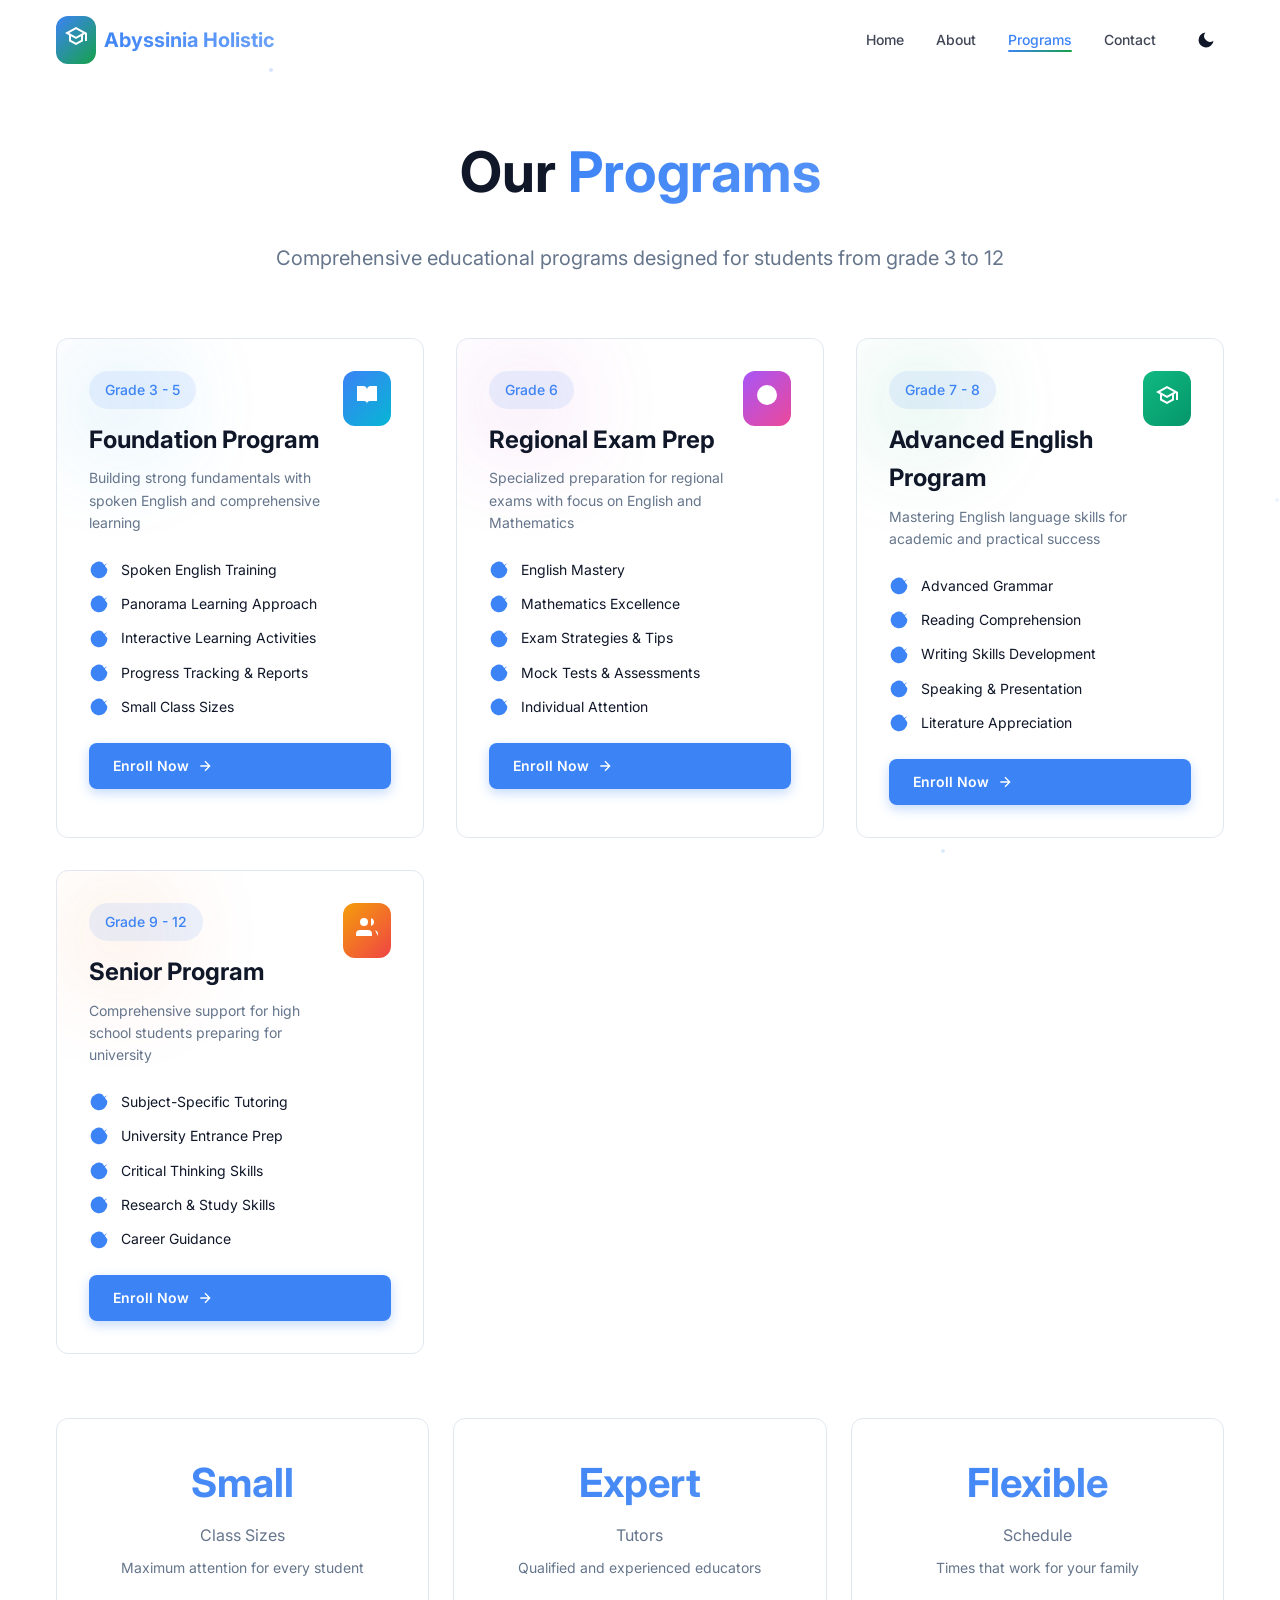
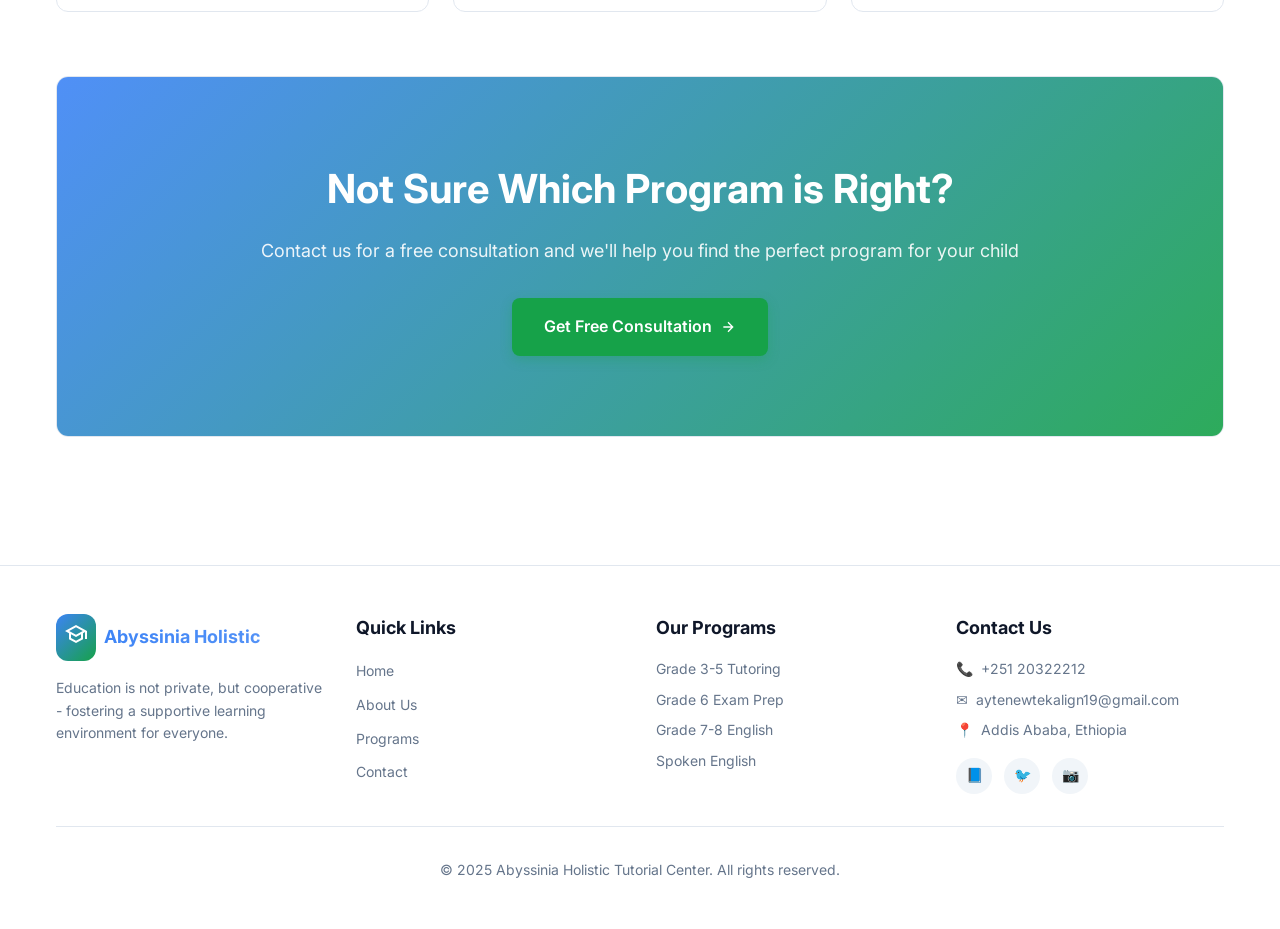
<file: programs.html>
<!DOCTYPE html>
<html lang="en">
<head>
    <meta charset="UTF-8">
    <meta name="viewport" content="width=device-width, initial-scale=1.0">
    <title>Our Programs - Abyssinia Holistic Tutorial Center</title>
    <meta name="description" content="Explore our comprehensive educational programs for students from grade 3 to 12. Specialized tutoring and exam preparation.">
    <link rel="preconnect" href="https://fonts.googleapis.com">
    <link rel="preconnect" href="https://fonts.gstatic.com" crossorigin>
    <link href="https://fonts.googleapis.com/css2?family=Inter:wght@300;400;500;600;700;800;900&display=swap" rel="stylesheet">
    <link rel="stylesheet" href="styles.css">
    <style>
        .program-card {
            position: relative;
            overflow: hidden;
        }
        .program-card::before {
            content: '';
            position: absolute;
            top: 0;
            right: 0;
            width: 128px;
            height: 128px;
            border-radius: 50%;
            filter: blur(48px);
            opacity: 0.1;
            transition: var(--transition-smooth);
        }
        .program-card:hover::before {
            transform: scale(1.5);
        }
        .program-card.blue::before {
            background: linear-gradient(135deg, #3b82f6, #06b6d4);
        }
        .program-card.purple::before {
            background: linear-gradient(135deg, #a855f7, #ec4899);
        }
        .program-card.green::before {
            background: linear-gradient(135deg, #10b981, #059669);
        }
        .program-card.orange::before {
            background: linear-gradient(135deg, #f59e0b, #ef4444);
        }
        .feature-list {
            list-style: none;
            padding: 0;
        }
        .feature-list li {
            display: flex;
            align-items: center;
            gap: 0.75rem;
            margin-bottom: 0.75rem;
            font-size: 0.875rem;
        }
    </style>
</head>
<body>
    <!-- Navbar -->
    <nav class="navbar">
        <div class="container">
            <div class="navbar-content">
                <a href="index.html" class="logo">
                    <div class="logo-icon">
                        <svg width="24" height="24" fill="white" viewBox="0 0 24 24">
                            <path d="M12 3L1 9l4 2.18v6L12 21l7-3.82v-6l2-1.09V17h2V9L12 3zm6.82 6L12 12.72 5.18 9 12 5.28 18.82 9zM17 15.99l-5 2.73-5-2.73v-3.72L12 15l5-2.73v3.72z"/>
                        </svg>
                    </div>
                    <span class="logo-text">Abyssinia Holistic</span>
                </a>

                <div style="display: flex; align-items: center; gap: 2rem;">
                    <ul class="nav-links">
                        <li><a href="index.html">Home</a></li>
                        <li><a href="about.html">About</a></li>
                        <li><a href="programs.html">Programs</a></li>
                        <li><a href="contact.html">Contact</a></li>
                    </ul>
                    
                    <button class="theme-toggle" onclick="toggleTheme()" aria-label="Toggle theme">
                        <svg class="sun-icon" width="20" height="20" fill="currentColor" viewBox="0 0 24 24">
                            <circle cx="12" cy="12" r="5"/><path d="M12 1v2m0 18v2M4.22 4.22l1.42 1.42m12.72 12.72l1.42 1.42M1 12h2m18 0h2M4.22 19.78l1.42-1.42M18.36 5.64l1.42-1.42"/>
                        </svg>
                        <svg class="moon-icon" width="20" height="20" fill="currentColor" viewBox="0 0 24 24">
                            <path d="M21 12.79A9 9 0 1 1 11.21 3 7 7 0 0 0 21 12.79z"/>
                        </svg>
                    </button>
                    
                    <button class="mobile-menu-btn" onclick="toggleMobileMenu()" aria-label="Toggle menu">
                        <svg width="24" height="24" fill="none" stroke="currentColor" stroke-width="2" viewBox="0 0 24 24">
                            <path d="M3 12h18M3 6h18M3 18h18"/>
                        </svg>
                    </button>
                </div>
            </div>

            <div class="mobile-menu" id="mobileMenu">
                <a href="index.html">Home</a>
                <a href="about.html">About</a>
                <a href="programs.html">Programs</a>
                <a href="contact.html">Contact</a>
            </div>
        </div>
    </nav>

    <!-- Hero Section -->
    <section style="padding-top: 8rem; padding-bottom: 3rem;">
        <div class="container">
            <div style="max-width: 64rem; margin: 0 auto; text-align: center; margin-bottom: 4rem;" class="animate-fade-in">
                <h1 style="font-size: 3.5rem; font-weight: 700; margin-bottom: 1.5rem;">
                    Our <span class="gradient-text">Programs</span>
                </h1>
                <p style="font-size: 1.25rem; color: hsl(var(--muted-foreground));">
                    Comprehensive educational programs designed for students from grade 3 to 12
                </p>
            </div>

            <!-- Programs Grid -->
            <div style="display: grid; grid-template-columns: repeat(auto-fit, minmax(350px, 1fr)); gap: 2rem; margin-bottom: 4rem;">
                <!-- Grade 3-5 Program -->
                <div class="card program-card blue animate-slide-up">
                    <div style="position: relative;">
                        <div style="display: flex; align-items: flex-start; justify-content: space-between; margin-bottom: 1.5rem;">
                            <div>
                                <div style="display: inline-block; padding: 0.5rem 1rem; border-radius: 9999px; background: hsl(var(--primary) / 0.1); color: hsl(var(--primary)); font-size: 0.875rem; font-weight: 500; margin-bottom: 0.75rem;">
                                    Grade 3 - 5
                                </div>
                                <h3 style="font-size: 1.5rem; font-weight: 700; margin-bottom: 0.5rem;">Foundation Program</h3>
                                <p style="color: hsl(var(--muted-foreground)); font-size: 0.875rem;">Building strong fundamentals with spoken English and comprehensive learning</p>
                            </div>
                            <div style="padding: 0.75rem; border-radius: 12px; background: linear-gradient(135deg, #3b82f6, #06b6d4); flex-shrink: 0;">
                                <svg width="24" height="24" fill="white" viewBox="0 0 24 24">
                                    <path d="M2 3h6a4 4 0 0 1 4 4v14a3 3 0 0 0-3-3H2z"/><path d="M22 3h-6a4 4 0 0 0-4 4v14a3 3 0 0 1 3-3h7z"/>
                                </svg>
                            </div>
                        </div>

                        <ul class="feature-list" style="margin-bottom: 1.5rem;">
                            <li>
                                <svg width="20" height="20" fill="hsl(var(--primary))" viewBox="0 0 24 24">
                                    <path d="M22 11.08V12a10 10 0 1 1-5.93-9.14"/><path d="M22 4L12 14.01l-3-3"/>
                                </svg>
                                <span>Spoken English Training</span>
                            </li>
                            <li>
                                <svg width="20" height="20" fill="hsl(var(--primary))" viewBox="0 0 24 24">
                                    <path d="M22 11.08V12a10 10 0 1 1-5.93-9.14"/><path d="M22 4L12 14.01l-3-3"/>
                                </svg>
                                <span>Panorama Learning Approach</span>
                            </li>
                            <li>
                                <svg width="20" height="20" fill="hsl(var(--primary))" viewBox="0 0 24 24">
                                    <path d="M22 11.08V12a10 10 0 1 1-5.93-9.14"/><path d="M22 4L12 14.01l-3-3"/>
                                </svg>
                                <span>Interactive Learning Activities</span>
                            </li>
                            <li>
                                <svg width="20" height="20" fill="hsl(var(--primary))" viewBox="0 0 24 24">
                                    <path d="M22 11.08V12a10 10 0 1 1-5.93-9.14"/><path d="M22 4L12 14.01l-3-3"/>
                                </svg>
                                <span>Progress Tracking & Reports</span>
                            </li>
                            <li>
                                <svg width="20" height="20" fill="hsl(var(--primary))" viewBox="0 0 24 24">
                                    <path d="M22 11.08V12a10 10 0 1 1-5.93-9.14"/><path d="M22 4L12 14.01l-3-3"/>
                                </svg>
                                <span>Small Class Sizes</span>
                            </li>
                        </ul>

                        <a href="contact.html" class="btn btn-primary" style="width: 100%;">
                            Enroll Now
                            <svg width="16" height="16" fill="none" stroke="currentColor" stroke-width="2" viewBox="0 0 24 24">
                                <path d="M5 12h14m-7-7l7 7-7 7"/>
                            </svg>
                        </a>
                    </div>
                </div>

                <!-- Grade 6 Program -->
                <div class="card program-card purple animate-slide-up" style="animation-delay: 0.1s;">
                    <div style="position: relative;">
                        <div style="display: flex; align-items: flex-start; justify-content: space-between; margin-bottom: 1.5rem;">
                            <div>
                                <div style="display: inline-block; padding: 0.5rem 1rem; border-radius: 9999px; background: hsl(var(--primary) / 0.1); color: hsl(var(--primary)); font-size: 0.875rem; font-weight: 500; margin-bottom: 0.75rem;">
                                    Grade 6
                                </div>
                                <h3 style="font-size: 1.5rem; font-weight: 700; margin-bottom: 0.5rem;">Regional Exam Prep</h3>
                                <p style="color: hsl(var(--muted-foreground)); font-size: 0.875rem;">Specialized preparation for regional exams with focus on English and Mathematics</p>
                            </div>
                            <div style="padding: 0.75rem; border-radius: 12px; background: linear-gradient(135deg, #a855f7, #ec4899); flex-shrink: 0;">
                                <svg width="24" height="24" fill="white" viewBox="0 0 24 24">
                                    <circle cx="12" cy="12" r="10"/><path d="M12 6v6l4 2"/>
                                </svg>
                            </div>
                        </div>

                        <ul class="feature-list" style="margin-bottom: 1.5rem;">
                            <li>
                                <svg width="20" height="20" fill="hsl(var(--primary))" viewBox="0 0 24 24">
                                    <path d="M22 11.08V12a10 10 0 1 1-5.93-9.14"/><path d="M22 4L12 14.01l-3-3"/>
                                </svg>
                                <span>English Mastery</span>
                            </li>
                            <li>
                                <svg width="20" height="20" fill="hsl(var(--primary))" viewBox="0 0 24 24">
                                    <path d="M22 11.08V12a10 10 0 1 1-5.93-9.14"/><path d="M22 4L12 14.01l-3-3"/>
                                </svg>
                                <span>Mathematics Excellence</span>
                            </li>
                            <li>
                                <svg width="20" height="20" fill="hsl(var(--primary))" viewBox="0 0 24 24">
                                    <path d="M22 11.08V12a10 10 0 1 1-5.93-9.14"/><path d="M22 4L12 14.01l-3-3"/>
                                </svg>
                                <span>Exam Strategies & Tips</span>
                            </li>
                            <li>
                                <svg width="20" height="20" fill="hsl(var(--primary))" viewBox="0 0 24 24">
                                    <path d="M22 11.08V12a10 10 0 1 1-5.93-9.14"/><path d="M22 4L12 14.01l-3-3"/>
                                </svg>
                                <span>Mock Tests & Assessments</span>
                            </li>
                            <li>
                                <svg width="20" height="20" fill="hsl(var(--primary))" viewBox="0 0 24 24">
                                    <path d="M22 11.08V12a10 10 0 1 1-5.93-9.14"/><path d="M22 4L12 14.01l-3-3"/>
                                </svg>
                                <span>Individual Attention</span>
                            </li>
                        </ul>

                        <a href="contact.html" class="btn btn-primary" style="width: 100%;">
                            Enroll Now
                            <svg width="16" height="16" fill="none" stroke="currentColor" stroke-width="2" viewBox="0 0 24 24">
                                <path d="M5 12h14m-7-7l7 7-7 7"/>
                            </svg>
                        </a>
                    </div>
                </div>

                <!-- Grade 7-8 Program -->
                <div class="card program-card green animate-slide-up" style="animation-delay: 0.2s;">
                    <div style="position: relative;">
                        <div style="display: flex; align-items: flex-start; justify-content: space-between; margin-bottom: 1.5rem;">
                            <div>
                                <div style="display: inline-block; padding: 0.5rem 1rem; border-radius: 9999px; background: hsl(var(--primary) / 0.1); color: hsl(var(--primary)); font-size: 0.875rem; font-weight: 500; margin-bottom: 0.75rem;">
                                    Grade 7 - 8
                                </div>
                                <h3 style="font-size: 1.5rem; font-weight: 700; margin-bottom: 0.5rem;">Advanced English Program</h3>
                                <p style="color: hsl(var(--muted-foreground)); font-size: 0.875rem;">Mastering English language skills for academic and practical success</p>
                            </div>
                            <div style="padding: 0.75rem; border-radius: 12px; background: linear-gradient(135deg, #10b981, #059669); flex-shrink: 0;">
                                <svg width="24" height="24" fill="white" viewBox="0 0 24 24">
                                    <path d="M12 3L1 9l4 2.18v6L12 21l7-3.82v-6l2-1.09V17h2V9L12 3zm6.82 6L12 12.72 5.18 9 12 5.28 18.82 9zM17 15.99l-5 2.73-5-2.73v-3.72L12 15l5-2.73v3.72z"/>
                                </svg>
                            </div>
                        </div>

                        <ul class="feature-list" style="margin-bottom: 1.5rem;">
                            <li>
                                <svg width="20" height="20" fill="hsl(var(--primary))" viewBox="0 0 24 24">
                                    <path d="M22 11.08V12a10 10 0 1 1-5.93-9.14"/><path d="M22 4L12 14.01l-3-3"/>
                                </svg>
                                <span>Advanced Grammar</span>
                            </li>
                            <li>
                                <svg width="20" height="20" fill="hsl(var(--primary))" viewBox="0 0 24 24">
                                    <path d="M22 11.08V12a10 10 0 1 1-5.93-9.14"/><path d="M22 4L12 14.01l-3-3"/>
                                </svg>
                                <span>Reading Comprehension</span>
                            </li>
                            <li>
                                <svg width="20" height="20" fill="hsl(var(--primary))" viewBox="0 0 24 24">
                                    <path d="M22 11.08V12a10 10 0 1 1-5.93-9.14"/><path d="M22 4L12 14.01l-3-3"/>
                                </svg>
                                <span>Writing Skills Development</span>
                            </li>
                            <li>
                                <svg width="20" height="20" fill="hsl(var(--primary))" viewBox="0 0 24 24">
                                    <path d="M22 11.08V12a10 10 0 1 1-5.93-9.14"/><path d="M22 4L12 14.01l-3-3"/>
                                </svg>
                                <span>Speaking & Presentation</span>
                            </li>
                            <li>
                                <svg width="20" height="20" fill="hsl(var(--primary))" viewBox="0 0 24 24">
                                    <path d="M22 11.08V12a10 10 0 1 1-5.93-9.14"/><path d="M22 4L12 14.01l-3-3"/>
                                </svg>
                                <span>Literature Appreciation</span>
                            </li>
                        </ul>

                        <a href="contact.html" class="btn btn-primary" style="width: 100%;">
                            Enroll Now
                            <svg width="16" height="16" fill="none" stroke="currentColor" stroke-width="2" viewBox="0 0 24 24">
                                <path d="M5 12h14m-7-7l7 7-7 7"/>
                            </svg>
                        </a>
                    </div>
                </div>

                <!-- Grade 9-12 Program -->
                <div class="card program-card orange animate-slide-up" style="animation-delay: 0.3s;">
                    <div style="position: relative;">
                        <div style="display: flex; align-items: flex-start; justify-content: space-between; margin-bottom: 1.5rem;">
                            <div>
                                <div style="display: inline-block; padding: 0.5rem 1rem; border-radius: 9999px; background: hsl(var(--primary) / 0.1); color: hsl(var(--primary)); font-size: 0.875rem; font-weight: 500; margin-bottom: 0.75rem;">
                                    Grade 9 - 12
                                </div>
                                <h3 style="font-size: 1.5rem; font-weight: 700; margin-bottom: 0.5rem;">Senior Program</h3>
                                <p style="color: hsl(var(--muted-foreground)); font-size: 0.875rem;">Comprehensive support for high school students preparing for university</p>
                            </div>
                            <div style="padding: 0.75rem; border-radius: 12px; background: linear-gradient(135deg, #f59e0b, #ef4444); flex-shrink: 0;">
                                <svg width="24" height="24" fill="white" viewBox="0 0 24 24">
                                    <path d="M17 21v-2a4 4 0 0 0-4-4H5a4 4 0 0 0-4 4v2"/><circle cx="9" cy="7" r="4"/><path d="M23 21v-2a4 4 0 0 0-3-3.87m-4-12a4 4 0 0 1 0 7.75"/>
                                </svg>
                            </div>
                        </div>

                        <ul class="feature-list" style="margin-bottom: 1.5rem;">
                            <li>
                                <svg width="20" height="20" fill="hsl(var(--primary))" viewBox="0 0 24 24">
                                    <path d="M22 11.08V12a10 10 0 1 1-5.93-9.14"/><path d="M22 4L12 14.01l-3-3"/>
                                </svg>
                                <span>Subject-Specific Tutoring</span>
                            </li>
                            <li>
                                <svg width="20" height="20" fill="hsl(var(--primary))" viewBox="0 0 24 24">
                                    <path d="M22 11.08V12a10 10 0 1 1-5.93-9.14"/><path d="M22 4L12 14.01l-3-3"/>
                                </svg>
                                <span>University Entrance Prep</span>
                            </li>
                            <li>
                                <svg width="20" height="20" fill="hsl(var(--primary))" viewBox="0 0 24 24">
                                    <path d="M22 11.08V12a10 10 0 1 1-5.93-9.14"/><path d="M22 4L12 14.01l-3-3"/>
                                </svg>
                                <span>Critical Thinking Skills</span>
                            </li>
                            <li>
                                <svg width="20" height="20" fill="hsl(var(--primary))" viewBox="0 0 24 24">
                                    <path d="M22 11.08V12a10 10 0 1 1-5.93-9.14"/><path d="M22 4L12 14.01l-3-3"/>
                                </svg>
                                <span>Research & Study Skills</span>
                            </li>
                            <li>
                                <svg width="20" height="20" fill="hsl(var(--primary))" viewBox="0 0 24 24">
                                    <path d="M22 11.08V12a10 10 0 1 1-5.93-9.14"/><path d="M22 4L12 14.01l-3-3"/>
                                </svg>
                                <span>Career Guidance</span>
                            </li>
                        </ul>

                        <a href="contact.html" class="btn btn-primary" style="width: 100%;">
                            Enroll Now
                            <svg width="16" height="16" fill="none" stroke="currentColor" stroke-width="2" viewBox="0 0 24 24">
                                <path d="M5 12h14m-7-7l7 7-7 7"/>
                            </svg>
                        </a>
                    </div>
                </div>
            </div>

            <!-- Additional Info -->
            <div style="display: grid; grid-template-columns: repeat(auto-fit, minmax(280px, 1fr)); gap: 1.5rem; margin-bottom: 4rem;">
                <div class="card animate-slide-up" style="text-align: center;">
                    <div style="font-size: 2.5rem; font-weight: 700; margin-bottom: 0.5rem;" class="gradient-text">Small</div>
                    <div style="color: hsl(var(--muted-foreground)); margin-bottom: 0.5rem;">Class Sizes</div>
                    <p style="font-size: 0.875rem; color: hsl(var(--muted-foreground));">Maximum attention for every student</p>
                </div>
                
                <div class="card animate-slide-up" style="text-align: center;">
                    <div style="font-size: 2.5rem; font-weight: 700; margin-bottom: 0.5rem;" class="gradient-text">Expert</div>
                    <div style="color: hsl(var(--muted-foreground)); margin-bottom: 0.5rem;">Tutors</div>
                    <p style="font-size: 0.875rem; color: hsl(var(--muted-foreground));">Qualified and experienced educators</p>
                </div>
                
                <div class="card animate-slide-up" style="text-align: center;">
                    <div style="font-size: 2.5rem; font-weight: 700; margin-bottom: 0.5rem;" class="gradient-text">Flexible</div>
                    <div style="color: hsl(var(--muted-foreground)); margin-bottom: 0.5rem;">Schedule</div>
                    <p style="font-size: 0.875rem; color: hsl(var(--muted-foreground));">Times that work for your family</p>
                </div>
            </div>

            <!-- CTA Section -->
            <div class="card" style="position: relative; overflow: hidden;">
                <div style="position: absolute; inset: 0; background: linear-gradient(135deg, hsl(var(--primary)), hsl(var(--secondary))); opacity: 0.9;"></div>
                <div style="position: relative; padding: 3rem; text-align: center; color: white;">
                    <h2 style="font-size: 2.5rem; font-weight: 700; margin-bottom: 1rem;">Not Sure Which Program is Right?</h2>
                    <p style="font-size: 1.125rem; margin-bottom: 2rem; opacity: 0.9; max-width: 48rem; margin-left: auto; margin-right: auto;">
                        Contact us for a free consultation and we'll help you find the perfect program for your child
                    </p>
                    <a href="contact.html" class="btn btn-secondary btn-lg">
                        Get Free Consultation
                        <svg width="16" height="16" fill="none" stroke="currentColor" stroke-width="2" viewBox="0 0 24 24">
                            <path d="M5 12h14m-7-7l7 7-7 7"/>
                        </svg>
                    </a>
                </div>
            </div>
        </div>
    </section>

    <!-- Footer -->
    <footer class="footer">
        <div class="container">
            <div class="footer-grid">
                <div>
                    <div style="display: flex; align-items: center; gap: 0.5rem; margin-bottom: 1rem;">
                        <div style="padding: 0.5rem; border-radius: 12px; background: linear-gradient(135deg, hsl(var(--primary)), hsl(var(--secondary)));">
                            <svg width="24" height="24" fill="white" viewBox="0 0 24 24">
                                <path d="M12 3L1 9l4 2.18v6L12 21l7-3.82v-6l2-1.09V17h2V9L12 3zm6.82 6L12 12.72 5.18 9 12 5.28 18.82 9zM17 15.99l-5 2.73-5-2.73v-3.72L12 15l5-2.73v3.72z"/>
                            </svg>
                        </div>
                        <span style="font-size: 1.125rem; font-weight: 700;" class="gradient-text">Abyssinia Holistic</span>
                    </div>
                    <p style="font-size: 0.875rem; color: hsl(var(--muted-foreground));">
                        Education is not private, but cooperative - fostering a supportive learning environment for everyone.
                    </p>
                </div>

                <div>
                    <h3>Quick Links</h3>
                    <ul>
                        <li><a href="index.html">Home</a></li>
                        <li><a href="about.html">About Us</a></li>
                        <li><a href="programs.html">Programs</a></li>
                        <li><a href="contact.html">Contact</a></li>
                    </ul>
                </div>

                <div>
                    <h3>Our Programs</h3>
                    <ul>
                        <li style="color: hsl(var(--muted-foreground)); font-size: 0.875rem;">Grade 3-5 Tutoring</li>
                        <li style="color: hsl(var(--muted-foreground)); font-size: 0.875rem;">Grade 6 Exam Prep</li>
                        <li style="color: hsl(var(--muted-foreground)); font-size: 0.875rem;">Grade 7-8 English</li>
                        <li style="color: hsl(var(--muted-foreground)); font-size: 0.875rem;">Spoken English</li>
                    </ul>
                </div>

                <div>
                    <h3>Contact Us</h3>
                    <ul style="margin-bottom: 1rem;">
                        <li style="display: flex; align-items: center; gap: 0.5rem; color: hsl(var(--muted-foreground)); font-size: 0.875rem;">
                            <span>📞</span> +251 20322212
                        </li>
                        <li style="display: flex; align-items: center; gap: 0.5rem; color: hsl(var(--muted-foreground)); font-size: 0.875rem;">
                            <span>✉️</span> aytenewtekalign19@gmail.com
                        </li>
                        <li style="display: flex; align-items: center; gap: 0.5rem; color: hsl(var(--muted-foreground)); font-size: 0.875rem;">
                            <span>📍</span> Addis Ababa, Ethiopia
                        </li>
                    </ul>
                    <div class="social-links">
                        <a href="#" aria-label="Facebook">📘</a>
                        <a href="#" aria-label="Twitter">🐦</a>
                        <a href="#" aria-label="Instagram">📷</a>
                    </div>
                </div>
            </div>

            <div class="footer-bottom">
                <p>&copy; 2025 Abyssinia Holistic Tutorial Center. All rights reserved.</p>
            </div>
        </div>
    </footer>

    <script src="script.js"></script>
</body>
</html>
</file>
<file: styles.css>
* {
  margin: 0;
  padding: 0;
  box-sizing: border-box;
}

:root {
  --background: 0 0% 100%;
  --foreground: 222 47% 11%;
  --card: 0 0% 100%;
  --card-foreground: 222 47% 11%;
  --primary: 217 91% 60%;
  --primary-foreground: 0 0% 100%;
  --primary-glow: 217 91% 70%;
  --secondary: 142 76% 36%;
  --secondary-foreground: 0 0% 100%;
  --muted: 210 40% 96%;
  --muted-foreground: 215 16% 47%;
  --accent: 38 92% 50%;
  --accent-foreground: 0 0% 100%;
  --border: 214 32% 91%;
  --shadow-glow: 0 8px 32px -8px hsl(217 91% 60% / 0.3);
  --shadow-elevated: 0 20px 60px -12px hsl(222 47% 11% / 0.12);
  --transition-smooth: all 0.3s cubic-bezier(0.4, 0, 0.2, 1);
}

.dark {
  --background: 222 47% 7%;
  --foreground: 210 40% 98%;
  --card: 222 47% 11%;
  --card-foreground: 210 40% 98%;
  --primary: 217 91% 60%;
  --primary-foreground: 0 0% 100%;
  --primary-glow: 217 91% 70%;
  --secondary: 142 76% 36%;
  --secondary-foreground: 0 0% 100%;
  --muted: 217 33% 17%;
  --muted-foreground: 215 20% 65%;
  --accent: 38 92% 50%;
  --accent-foreground: 0 0% 100%;
  --border: 217 33% 17%;
  --shadow-glow: 0 8px 32px -8px hsl(217 91% 60% / 0.5);
  --shadow-elevated: 0 20px 60px -12px hsl(0 0% 0% / 0.3);
}

body {
  font-family: 'Inter', system-ui, -apple-system, sans-serif;
  background: hsl(var(--background));
  color: hsl(var(--foreground));
  line-height: 1.6;
  overflow-x: hidden;
}

html {
  scroll-behavior: smooth;
}

.container {
  max-width: 1200px;
  margin: 0 auto;
  padding: 0 1rem;
}

/* Navbar Styles */
.navbar {
  position: fixed;
  top: 0;
  left: 0;
  right: 0;
  z-index: 1000;
  transition: var(--transition-smooth);
  animation: slideDown 0.5s ease-out;
}

.navbar.scrolled {
  background: hsl(var(--background) / 0.95);
  backdrop-filter: blur(12px);
  box-shadow: 0 4px 12px hsl(var(--foreground) / 0.1);
}

.navbar-content {
  display: flex;
  align-items: center;
  justify-content: space-between;
  height: 80px;
}

.logo {
  display: flex;
  align-items: center;
  gap: 0.5rem;
  text-decoration: none;
  color: hsl(var(--foreground));
  animation: bounceIn 0.8s ease-out;
}

.logo-icon {
  padding: 0.5rem;
  border-radius: 12px;
  background: linear-gradient(135deg, hsl(var(--primary)), hsl(var(--secondary)));
  transition: var(--transition-smooth);
  animation: rotate3d 3s ease-in-out infinite;
}

.logo:hover .logo-icon {
  transform: scale(1.1) rotate(15deg);
  box-shadow: var(--shadow-glow);
}

.logo-text {
  font-size: 1.25rem;
  font-weight: 700;
  background: linear-gradient(135deg, hsl(var(--primary)) 0%, hsl(var(--primary-glow)) 100%);
  -webkit-background-clip: text;
  -webkit-text-fill-color: transparent;
  background-clip: text;
  animation: shimmer 3s ease-in-out infinite;
}

.nav-links {
  display: flex;
  align-items: center;
  gap: 2rem;
  list-style: none;
}

.nav-links li {
  animation: fadeInUp 0.5s ease-out backwards;
}

.nav-links li:nth-child(1) { animation-delay: 0.1s; }
.nav-links li:nth-child(2) { animation-delay: 0.2s; }
.nav-links li:nth-child(3) { animation-delay: 0.3s; }
.nav-links li:nth-child(4) { animation-delay: 0.4s; }

.nav-links a {
  position: relative;
  text-decoration: none;
  color: hsl(var(--foreground) / 0.8);
  font-weight: 500;
  font-size: 0.875rem;
  transition: var(--transition-smooth);
}

.nav-links a::before {
  content: '';
  position: absolute;
  bottom: -4px;
  left: 50%;
  width: 0;
  height: 2px;
  background: linear-gradient(to right, hsl(var(--primary)), hsl(var(--secondary)));
  transform: translateX(-50%);
  transition: width 0.3s ease;
  border-radius: 2px;
}

.nav-links a:hover::before,
.nav-links a.active::before {
  width: 100%;
}

.nav-links a:hover,
.nav-links a.active {
  color: hsl(var(--primary));
  transform: translateY(-2px);
}

.theme-toggle,
.mobile-menu-btn {
  background: none;
  border: none;
  cursor: pointer;
  padding: 0.5rem;
  border-radius: 50%;
  color: hsl(var(--foreground));
  transition: var(--transition-smooth);
  animation: pulse 2s ease-in-out infinite;
}

.theme-toggle:hover,
.mobile-menu-btn:hover {
  background: hsl(var(--muted));
  box-shadow: var(--shadow-glow);
  transform: rotate(15deg) scale(1.1);
  animation: none;
}

.mobile-menu-btn {
  display: none;
}

.mobile-menu {
  display: none;
  padding: 1rem 0;
  animation: slideDown 0.3s ease-out;
}

.mobile-menu.active {
  display: block;
}

.mobile-menu a {
  display: block;
  padding: 0.75rem 1rem;
  text-decoration: none;
  color: hsl(var(--foreground));
  border-radius: 8px;
  margin-bottom: 0.5rem;
  transition: var(--transition-smooth);
  animation: slideInLeft 0.4s ease-out backwards;
}

.mobile-menu a:nth-child(1) { animation-delay: 0.1s; }
.mobile-menu a:nth-child(2) { animation-delay: 0.2s; }
.mobile-menu a:nth-child(3) { animation-delay: 0.3s; }
.mobile-menu a:nth-child(4) { animation-delay: 0.4s; }

.mobile-menu a:hover,
.mobile-menu a.active {
  background: hsl(var(--primary));
  color: hsl(var(--primary-foreground));
  transform: translateX(10px);
}

/* Card Styles */
.card {
  background: hsl(var(--card));
  border: 1px solid hsl(var(--border));
  border-radius: 12px;
  padding: 2rem;
  transition: var(--transition-smooth);
  position: relative;
  overflow: hidden;
}

.card::before {
  content: '';
  position: absolute;
  top: 0;
  left: 0;
  width: 100%;
  height: 100%;
  background: linear-gradient(135deg, hsl(var(--primary) / 0.03), hsl(var(--secondary) / 0.03));
  opacity: 0;
  transition: opacity 0.3s ease;
}

.card:hover::before {
  opacity: 1;
}

.card:hover {
  transform: translateY(-8px) scale(1.02);
  box-shadow: var(--shadow-elevated);
  border-color: hsl(var(--primary) / 0.3);
}

/* Button Styles */
.btn {
  display: inline-flex;
  align-items: center;
  gap: 0.5rem;
  padding: 0.75rem 1.5rem;
  border: none;
  border-radius: 8px;
  font-weight: 600;
  font-size: 0.875rem;
  cursor: pointer;
  transition: var(--transition-smooth);
  text-decoration: none;
  position: relative;
  overflow: hidden;
}

.btn::before {
  content: '';
  position: absolute;
  top: 50%;
  left: 50%;
  width: 0;
  height: 0;
  border-radius: 50%;
  background: rgba(255, 255, 255, 0.2);
  transform: translate(-50%, -50%);
  transition: width 0.6s, height 0.6s;
}

.btn:hover::before {
  width: 300px;
  height: 300px;
}

.btn svg {
  transition: transform 0.3s ease;
}

.btn:hover svg {
  transform: translateX(5px);
}

.btn-primary {
  background: hsl(var(--primary));
  color: hsl(var(--primary-foreground));
  box-shadow: 0 4px 12px hsl(var(--primary) / 0.3);
}

.btn-primary:hover {
  box-shadow: 0 8px 24px hsl(var(--primary) / 0.4);
  transform: translateY(-2px) scale(1.05);
}

.btn-secondary {
  background: hsl(var(--secondary));
  color: hsl(var(--secondary-foreground));
  box-shadow: 0 4px 12px hsl(var(--secondary) / 0.3);
}

.btn-secondary:hover {
  box-shadow: 0 8px 24px hsl(var(--secondary) / 0.4);
  transform: translateY(-2px) scale(1.05);
}

.btn-outline {
  background: transparent;
  color: hsl(var(--foreground));
  border: 1px solid hsl(var(--border));
}

.btn-outline:hover {
  background: hsl(var(--muted));
  border-color: hsl(var(--primary));
  transform: translateY(-2px);
}

.btn-lg {
  padding: 1rem 2rem;
  font-size: 1rem;
}

/* Gradient Text */
.gradient-text {
  background: linear-gradient(135deg, hsl(var(--primary)) 0%, hsl(var(--primary-glow)) 100%);
  -webkit-background-clip: text;
  -webkit-text-fill-color: transparent;
  background-clip: text;
  animation: gradientShift 3s ease-in-out infinite;
  background-size: 200% 200%;
}

/* Animations */
@keyframes fadeIn {
  from {
    opacity: 0;
  }
  to {
    opacity: 1;
  }
}

@keyframes fadeInUp {
  from {
    opacity: 0;
    transform: translateY(30px);
  }
  to {
    opacity: 1;
    transform: translateY(0);
  }
}

@keyframes slideUp {
  from {
    opacity: 0;
    transform: translateY(30px);
  }
  to {
    opacity: 1;
    transform: translateY(0);
  }
}

@keyframes slideDown {
  from {
    opacity: 0;
    transform: translateY(-20px);
  }
  to {
    opacity: 1;
    transform: translateY(0);
  }
}

@keyframes slideInLeft {
  from {
    opacity: 0;
    transform: translateX(-30px);
  }
  to {
    opacity: 1;
    transform: translateX(0);
  }
}

@keyframes slideInRight {
  from {
    opacity: 0;
    transform: translateX(30px);
  }
  to {
    opacity: 1;
    transform: translateX(0);
  }
}

@keyframes bounceIn {
  0% {
    opacity: 0;
    transform: scale(0.3);
  }
  50% {
    opacity: 1;
    transform: scale(1.05);
  }
  70% {
    transform: scale(0.9);
  }
  100% {
    transform: scale(1);
  }
}

@keyframes pulse {
  0%, 100% {
    transform: scale(1);
    opacity: 1;
  }
  50% {
    transform: scale(1.05);
    opacity: 0.9;
  }
}

@keyframes shimmer {
  0% {
    background-position: -200% center;
  }
  100% {
    background-position: 200% center;
  }
}

@keyframes rotate3d {
  0%, 100% {
    transform: rotate(0deg);
  }
  25% {
    transform: rotate(-5deg);
  }
  75% {
    transform: rotate(5deg);
  }
}

@keyframes float {
  0%, 100% {
    transform: translateY(0px);
  }
  50% {
    transform: translateY(-10px);
  }
}

@keyframes wiggle {
  0%, 100% {
    transform: rotate(0deg);
  }
  25% {
    transform: rotate(-3deg);
  }
  75% {
    transform: rotate(3deg);
  }
}

@keyframes gradientShift {
  0%, 100% {
    background-position: 0% 50%;
  }
  50% {
    background-position: 100% 50%;
  }
}

@keyframes scaleIn {
  from {
    opacity: 0;
    transform: scale(0.9);
  }
  to {
    opacity: 1;
    transform: scale(1);
  }
}

@keyframes heartBeat {
  0%, 100% {
    transform: scale(1);
  }
  10%, 30% {
    transform: scale(0.9);
  }
  20%, 40%, 60%, 80% {
    transform: scale(1.1);
  }
  50%, 70% {
    transform: scale(1.05);
  }
}

@keyframes swing {
  20% {
    transform: rotate(15deg);
  }
  40% {
    transform: rotate(-10deg);
  }
  60% {
    transform: rotate(5deg);
  }
  80% {
    transform: rotate(-5deg);
  }
  100% {
    transform: rotate(0deg);
  }
}

@keyframes wobble {
  0%, 100% {
    transform: translateX(0);
  }
  15% {
    transform: translateX(-10px) rotate(-5deg);
  }
  30% {
    transform: translateX(8px) rotate(3deg);
  }
  45% {
    transform: translateX(-8px) rotate(-3deg);
  }
  60% {
    transform: translateX(5px) rotate(2deg);
  }
  75% {
    transform: translateX(-3px) rotate(-1deg);
  }
}

@keyframes flip {
  from {
    transform: perspective(400px) rotateY(0);
  }
  to {
    transform: perspective(400px) rotateY(360deg);
  }
}

@keyframes zoomIn {
  from {
    opacity: 0;
    transform: scale(0.5);
  }
  to {
    opacity: 1;
    transform: scale(1);
  }
}

.animate-fade-in {
  animation: fadeIn 0.8s ease-out;
}

.animate-slide-up {
  animation: slideUp 0.8s ease-out;
}

.animate-slide-down {
  animation: slideDown 0.8s ease-out;
}

.animate-slide-in-left {
  animation: slideInLeft 0.8s ease-out;
}

.animate-slide-in-right {
  animation: slideInRight 0.8s ease-out;
}

.animate-bounce-in {
  animation: bounceIn 1s ease-out;
}

.animate-pulse {
  animation: pulse 2s ease-in-out infinite;
}

.animate-float {
  animation: float 3s ease-in-out infinite;
}

.animate-wiggle {
  animation: wiggle 1s ease-in-out;
}

.animate-scale-in {
  animation: scaleIn 0.5s ease-out;
}

.animate-heart-beat {
  animation: heartBeat 1.3s ease-in-out infinite;
}

.animate-swing {
  animation: swing 1s ease-in-out;
}

.animate-wobble {
  animation: wobble 1s ease-in-out;
}

.animate-flip {
  animation: flip 1s ease-in-out;
}

.animate-zoom-in {
  animation: zoomIn 0.6s ease-out;
}

/* Footer Styles */
.footer {
  background: hsl(var(--card));
  border-top: 1px solid hsl(var(--border));
  margin-top: 5rem;
  padding: 3rem 0;
  animation: fadeInUp 0.8s ease-out;
}

.footer-grid {
  display: grid;
  grid-template-columns: repeat(auto-fit, minmax(250px, 1fr));
  gap: 2rem;
  margin-bottom: 2rem;
}

.footer-grid > div {
  animation: slideInLeft 0.8s ease-out backwards;
}

.footer-grid > div:nth-child(1) { animation-delay: 0.1s; }
.footer-grid > div:nth-child(2) { animation-delay: 0.2s; }
.footer-grid > div:nth-child(3) { animation-delay: 0.3s; }
.footer-grid > div:nth-child(4) { animation-delay: 0.4s; }

.footer h3 {
  font-size: 1.125rem;
  margin-bottom: 1rem;
}

.footer ul {
  list-style: none;
}

.footer li {
  margin-bottom: 0.5rem;
  transition: var(--transition-smooth);
}

.footer li:hover {
  transform: translateX(5px);
}

.footer a {
  color: hsl(var(--muted-foreground));
  text-decoration: none;
  font-size: 0.875rem;
  transition: var(--transition-smooth);
  position: relative;
}

.footer a::after {
  content: '';
  position: absolute;
  bottom: -2px;
  left: 0;
  width: 0;
  height: 1px;
  background: hsl(var(--primary));
  transition: width 0.3s ease;
}

.footer a:hover::after {
  width: 100%;
}

.footer a:hover {
  color: hsl(var(--primary));
}

.footer-bottom {
  text-align: center;
  padding-top: 2rem;
  border-top: 1px solid hsl(var(--border));
  color: hsl(var(--muted-foreground));
  font-size: 0.875rem;
  animation: fadeIn 1s ease-out 0.5s backwards;
}

.social-links {
  display: flex;
  gap: 0.75rem;
  margin-top: 1rem;
}

.social-links a {
  display: flex;
  align-items: center;
  justify-content: center;
  width: 36px;
  height: 36px;
  border-radius: 50%;
  background: hsl(var(--muted));
  transition: var(--transition-smooth);
  animation: bounceIn 0.8s ease-out backwards;
}

.social-links a:nth-child(1) { animation-delay: 0.1s; }
.social-links a:nth-child(2) { animation-delay: 0.2s; }
.social-links a:nth-child(3) { animation-delay: 0.3s; }

.social-links a:hover {
  background: hsl(var(--primary));
  color: hsl(var(--primary-foreground));
  transform: translateY(-6px) rotate(15deg) scale(1.2);
  box-shadow: var(--shadow-glow);
}

/* Form Styles */
.form-group {
  margin-bottom: 1.5rem;
  animation: slideInLeft 0.6s ease-out backwards;
}

.form-group:nth-child(1) { animation-delay: 0.1s; }
.form-group:nth-child(2) { animation-delay: 0.2s; }
.form-group:nth-child(3) { animation-delay: 0.3s; }
.form-group:nth-child(4) { animation-delay: 0.4s; }

.form-label {
  display: block;
  font-size: 0.875rem;
  font-weight: 500;
  margin-bottom: 0.5rem;
}

.form-input,
.form-textarea {
  width: 100%;
  padding: 0.75rem;
  border: 1px solid hsl(var(--border));
  border-radius: 8px;
  background: hsl(var(--background));
  color: hsl(var(--foreground));
  font-family: inherit;
  font-size: 0.875rem;
  transition: var(--transition-smooth);
}

.form-input:focus,
.form-textarea:focus {
  outline: none;
  border-color: hsl(var(--primary));
  box-shadow: 0 0 0 3px hsl(var(--primary) / 0.1);
  transform: translateY(-2px);
}

/* Responsive */
@media (max-width: 768px) {
  .nav-links {
    display: none;
  }

  .mobile-menu-btn {
    display: block;
  }

  .footer-grid {
    grid-template-columns: 1fr;
  }
}

/* Icons (Using Unicode symbols) */
.icon {
  width: 20px;
  height: 20px;
  display: inline-block;
}
</file>
